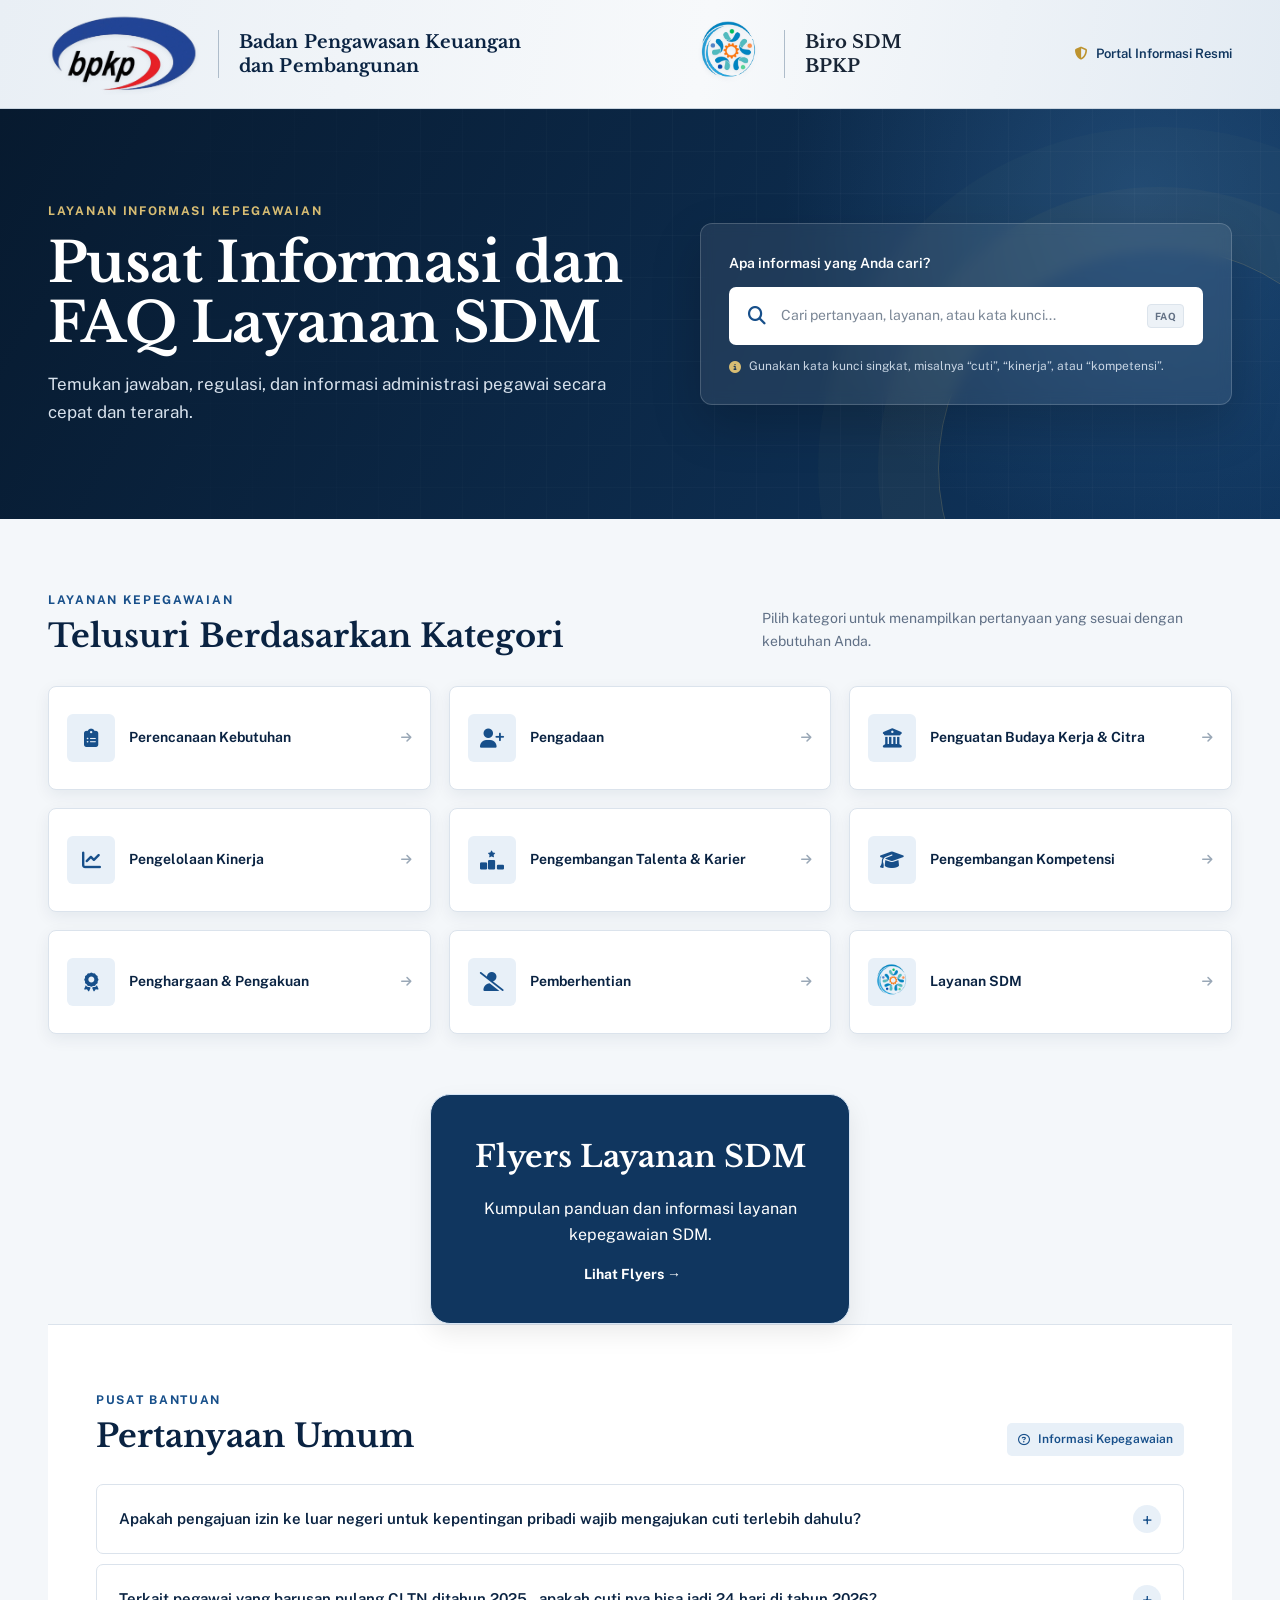
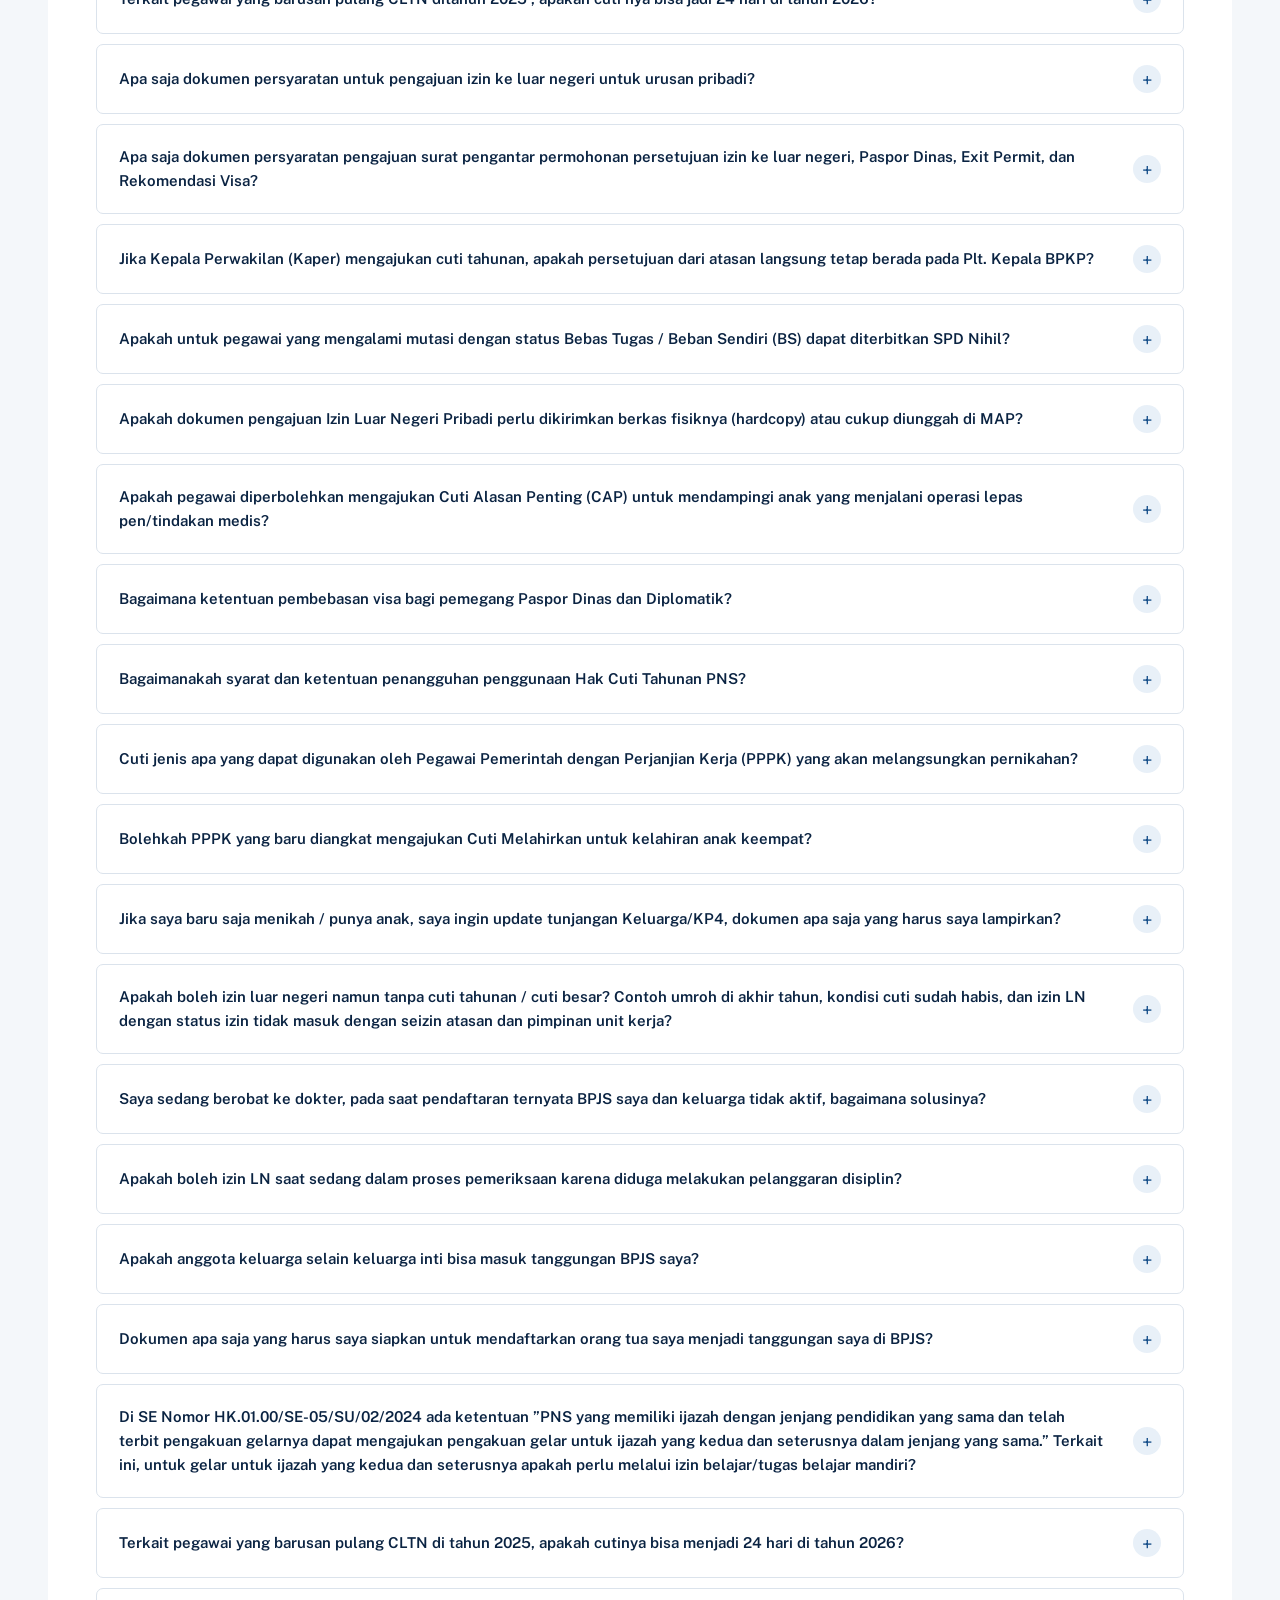
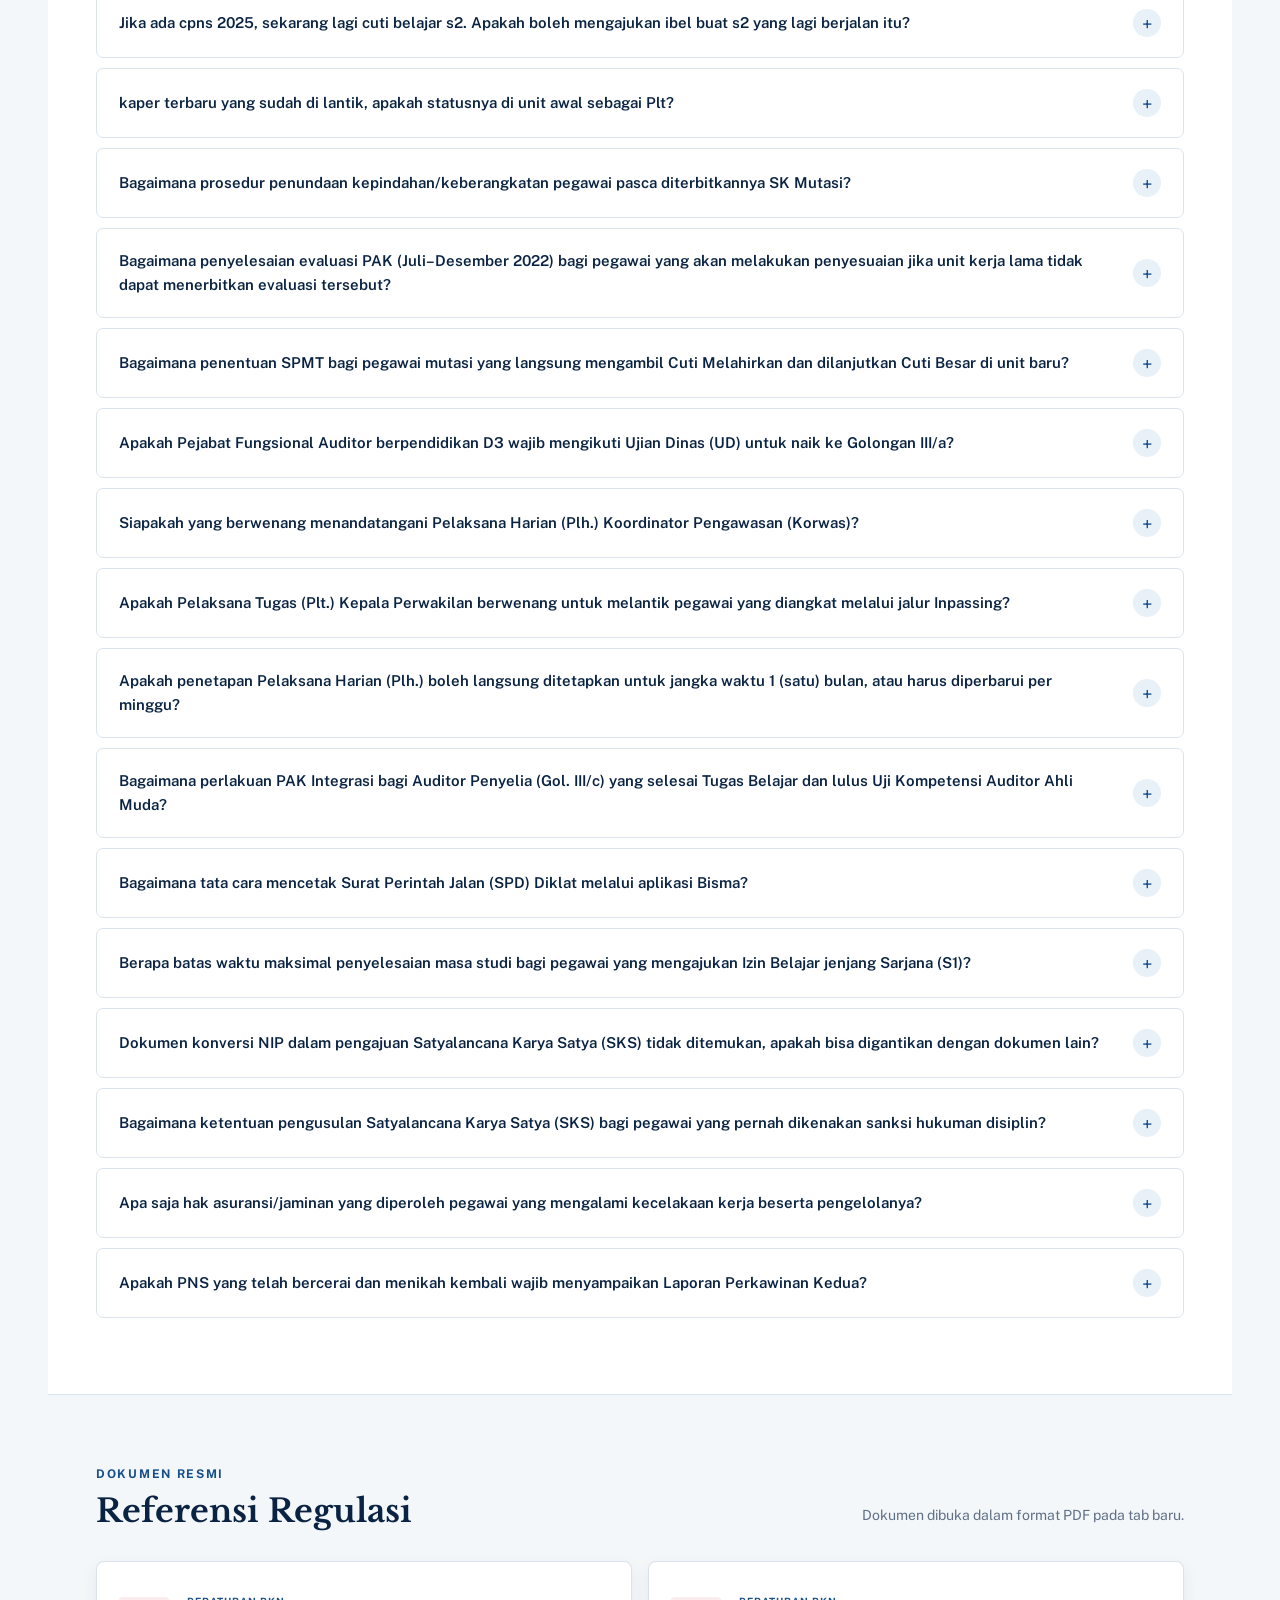
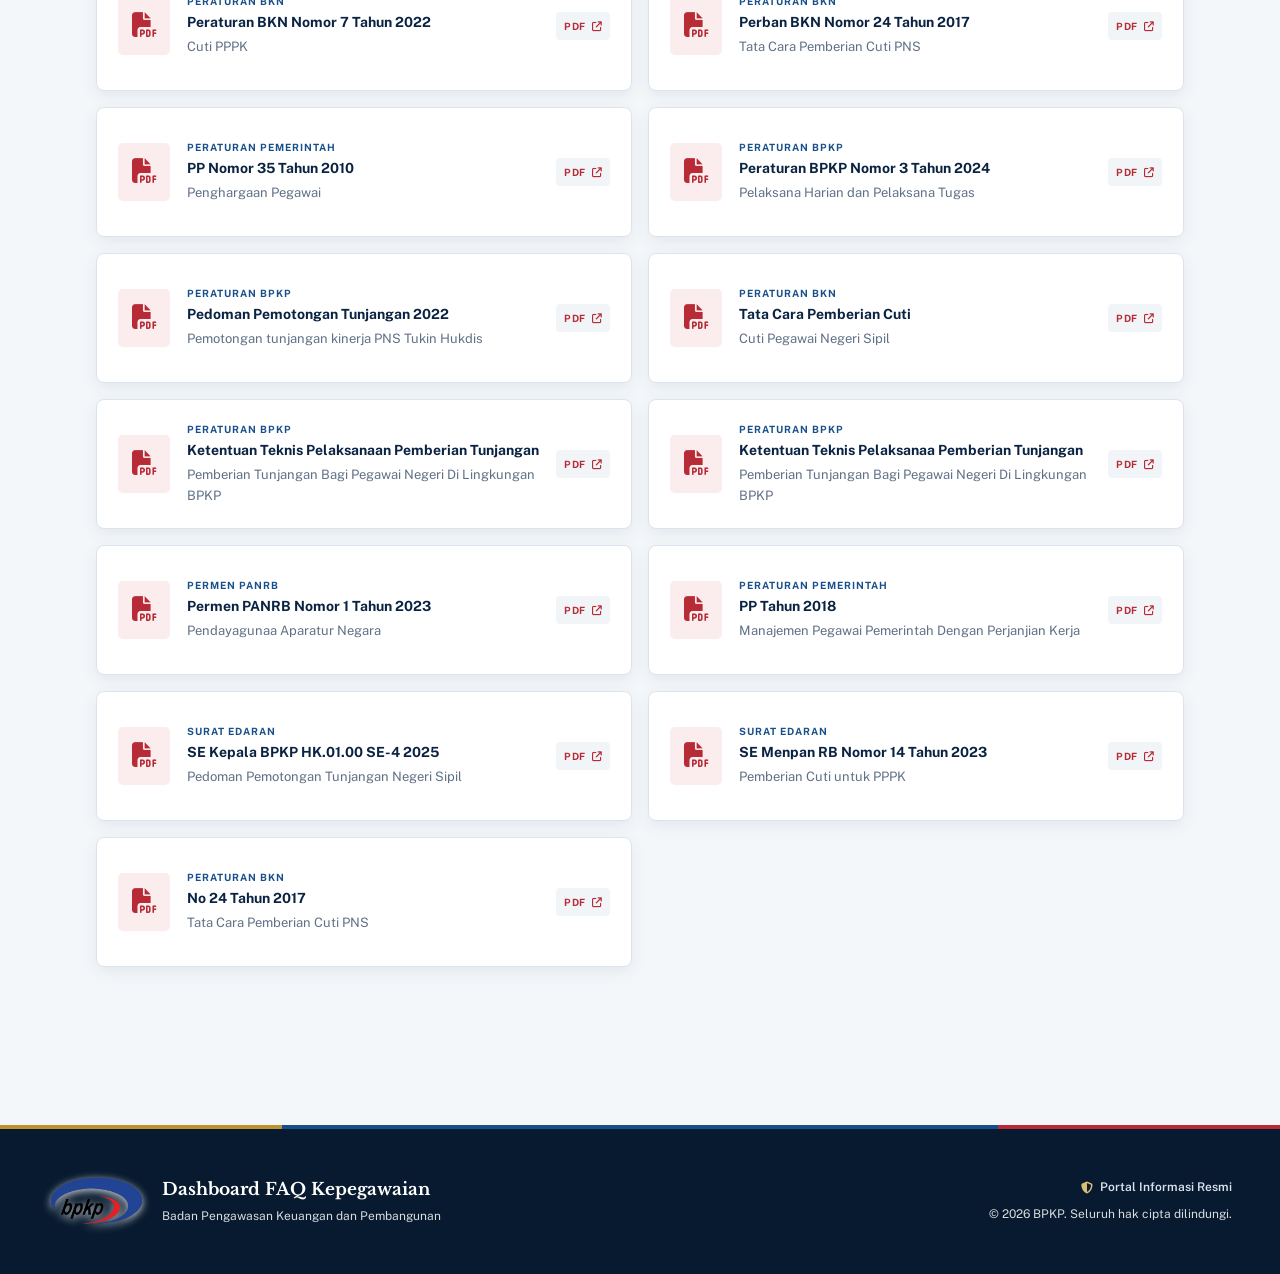
<file: index.html>
<!DOCTYPE html>
<html lang="id">
<head>
  <meta charset="UTF-8">
  <meta name="viewport" content="width=device-width, initial-scale=1.0">
  <meta name="description" content="Pusat informasi layanan, regulasi, dan administrasi kepegawaian BPKP.">
  <title>Dashboard FAQ Kepegawaian BPKP</title>
  <link rel="preconnect" href="https://fonts.googleapis.com">
  <link rel="preconnect" href="https://fonts.gstatic.com" crossorigin>
  <link href="https://fonts.googleapis.com/css2?family=Libre+Baskerville:wght@700&family=Public+Sans:wght@400;500;600;700&display=swap" rel="stylesheet">
  <link rel="stylesheet" href="https://cdnjs.cloudflare.com/ajax/libs/font-awesome/6.5.0/css/all.min.css">
  <link rel="stylesheet" href="css/style.css">
</head>

<body>
  <header class="site-header">
    <div class="institution-bar">
      <div class="institution-inner">
        <a class="brand" href="#" aria-label="Beranda Dashboard FAQ BPKP">
          <img src="assets/logo-bpkp.png" alt="Logo BPKP">
          <span class="brand-divider" aria-hidden="true"></span>
          <span class="brand-name">Badan Pengawasan Keuangan<br>dan Pembangunan</span>
        </a>
      <div class="sdm-brand">
          <img src="assets/logo-sdm.png" alt="Logo Biro SDM BPKP">
          <span class="sdm-divider" aria-hidden="true"></span>
          <span class="sdm-name">
    Biro SDM<br>
    BPKP
  </span>
</div>
        <span class="official-label"><i class="fa-solid fa-shield-halved"></i> Portal Informasi Resmi</span>
      </div>
    </div>

    <div class="hero">
      <div class="hero-inner">
        <div class="hero-copy">
          <span class="eyebrow">Layanan Informasi Kepegawaian</span>
          <h1>Pusat Informasi dan FAQ Layanan SDM</h1>
          <p>Temukan jawaban, regulasi, dan informasi administrasi pegawai secara cepat dan terarah.</p>
        </div>

        <div class="search-panel">
          <label for="searchInput">Apa informasi yang Anda cari?</label>
          <div class="search-box">
            <i class="fa-solid fa-magnifying-glass" aria-hidden="true"></i>
            <input type="search" id="searchInput" placeholder="Cari pertanyaan, layanan, atau kata kunci..." autocomplete="off">
            <span class="search-hint">FAQ</span>
          </div>
          <p class="search-note"><i class="fa-solid fa-circle-info"></i> Gunakan kata kunci singkat, misalnya “cuti”, “kinerja”, atau “kompetensi”.</p>
        </div>
      </div>
    </div>
  </header>

  <main>
    <section class="section categories-section" aria-labelledby="categoryTitle">
      <div class="section-heading">
        <div>
          <span class="section-kicker">Layanan Kepegawaian</span>
          <h2 id="categoryTitle">Telusuri Berdasarkan Kategori</h2>
        </div>
        <p>Pilih kategori untuk menampilkan pertanyaan yang sesuai dengan kebutuhan Anda.</p>
      </div>

      <div class="category-grid">
        <button class="category-card" type="button" onclick="showCategory('Perencanaan Kebutuhan')">
          <span class="category-icon"><i class="fa-solid fa-clipboard-list"></i></span>
          <span class="category-label">Perencanaan Kebutuhan</span>
          <i class="fa-solid fa-arrow-right card-arrow" aria-hidden="true"></i>
        </button>
        <button class="category-card" type="button" onclick="showCategory('Pengadaan')">
          <span class="category-icon"><i class="fa-solid fa-user-plus"></i></span>
          <span class="category-label">Pengadaan</span>
          <i class="fa-solid fa-arrow-right card-arrow" aria-hidden="true"></i>
        </button>
        <button class="category-card" type="button" onclick="showCategory('Penguatan Budaya Kerja & Citra')">
          <span class="category-icon"><i class="fa-solid fa-building-columns"></i></span>
          <span class="category-label">Penguatan Budaya Kerja &amp; Citra</span>
          <i class="fa-solid fa-arrow-right card-arrow" aria-hidden="true"></i>
        </button>
        <button class="category-card" type="button" onclick="showCategory('Pengelolaan Kinerja')">
          <span class="category-icon"><i class="fa-solid fa-chart-line"></i></span>
          <span class="category-label">Pengelolaan Kinerja</span>
          <i class="fa-solid fa-arrow-right card-arrow" aria-hidden="true"></i>
        </button>
        <button class="category-card" type="button" onclick="showCategory('Pengembangan Talenta & Karier')">
          <span class="category-icon"><i class="fa-solid fa-ranking-star"></i></span>
          <span class="category-label">Pengembangan Talenta &amp; Karier</span>
          <i class="fa-solid fa-arrow-right card-arrow" aria-hidden="true"></i>
        </button>
        <button class="category-card" type="button" onclick="showCategory('Pengembangan Kompetensi')">
          <span class="category-icon"><i class="fa-solid fa-graduation-cap"></i></span>
          <span class="category-label">Pengembangan Kompetensi</span>
          <i class="fa-solid fa-arrow-right card-arrow" aria-hidden="true"></i>
        </button>
        <button class="category-card" type="button" onclick="showCategory('Pemberian Penghargaan & Pengakuan')">
          <span class="category-icon"><i class="fa-solid fa-award"></i></span>
          <span class="category-label">Penghargaan &amp; Pengakuan</span>
          <i class="fa-solid fa-arrow-right card-arrow" aria-hidden="true"></i>
        </button>
        <button class="category-card" type="button" onclick="showCategory('Pemberhentian')">
          <span class="category-icon"><i class="fa-solid fa-user-slash"></i></span>
          <span class="category-label">Pemberhentian</span>
          <i class="fa-solid fa-arrow-right card-arrow" aria-hidden="true"></i>
        </button>
        <button class="category-card" type="button" onclick="showCategory('Layanan SDM')">
           <span class="category-icon sdm-icon">
           <img src="assets/logo-sdm.png" alt="Layanan SDM"></span>
  <span class="category-label">
    Layanan SDM
  </span>

  <i class="fa-solid fa-arrow-right card-arrow" aria-hidden="true"></i>
</button>
      </div>
  <section class="flyer-area" aria-labelledby="flyerTitle">

    <div class="flyer-wrapper">

        <div class="flyer-card-home" onclick="openFlyerPage()">

            <div class="flyer-header">

            <h1>
            Flyers Layanan SDM
            </h1>

            <p>
            Kumpulan panduan dan informasi layanan kepegawaian SDM.
            </p>

</div>

            <span class="flyer-link">
                Lihat Flyers →
            </span>

        </div>

    </div>

</section>

    <section class="faq-area" aria-labelledby="faqTitle">
      <div class="section faq-section">
        <div class="faq-heading">
          <div>
            <span class="section-kicker">Pusat Bantuan</span>
            <h2 id="faqTitle">Pertanyaan Umum</h2>
          </div>
          <span class="faq-status"><i class="fa-regular fa-circle-question"></i> Informasi Kepegawaian</span>
        </div>
        <div id="faqContainer" class="faq-list" aria-live="polite"></div>
      </div>
    </section>

    <section class="references" aria-labelledby="referenceTitle">
      <div class="section">
        <div class="section-heading reference-heading">
          <div>
            <span class="section-kicker">Dokumen Resmi</span>
            <h2 id="referenceTitle">Referensi Regulasi</h2>
          </div>
          <p>Dokumen dibuka dalam format PDF pada tab baru.</p>
        </div>

        <div class="regulation-grid">
          <a class="regulation-card" href="regulasi/Peraturan_BKN_7_2022.pdf" target="_blank" rel="noopener">
            <span class="pdf-icon"><i class="fa-solid fa-file-pdf"></i></span>
            <span class="regulation-content">
              <span class="document-type">Peraturan BKN</span>
              <strong>Peraturan BKN Nomor 7 Tahun 2022</strong>
              <span>Cuti PPPK</span>
            </span>
            <span class="pdf-badge">PDF <i class="fa-solid fa-arrow-up-right-from-square"></i></span>
          </a>
          <a class="regulation-card" href="regulasi/Perban_BKN_24_2017.pdf" target="_blank" rel="noopener">
            <span class="pdf-icon"><i class="fa-solid fa-file-pdf"></i></span>
            <span class="regulation-content">
              <span class="document-type">Peraturan BKN</span>
              <strong>Perban BKN Nomor 24 Tahun 2017</strong>
              <span>Tata Cara Pemberian Cuti PNS</span>
            </span>
            <span class="pdf-badge">PDF <i class="fa-solid fa-arrow-up-right-from-square"></i></span>
          </a>
          <a class="regulation-card" href="regulasi/PP_35_2010.pdf" target="_blank" rel="noopener">
            <span class="pdf-icon"><i class="fa-solid fa-file-pdf"></i></span>
            <span class="regulation-content">
              <span class="document-type">Peraturan Pemerintah</span>
              <strong>PP Nomor 35 Tahun 2010</strong>
              <span>Penghargaan Pegawai</span>
            </span>
            <span class="pdf-badge">PDF <i class="fa-solid fa-arrow-up-right-from-square"></i></span>
          </a>
          <a class="regulation-card" href="regulasi/Peraturan_bpkp_no_3_tahun_2024.pdf" target="_blank" rel="noopener">
            <span class="pdf-icon"><i class="fa-solid fa-file-pdf"></i></span>
            <span class="regulation-content">
              <span class="document-type">Peraturan BPKP</span>
              <strong>Peraturan BPKP Nomor 3 Tahun 2024</strong>
              <span>Pelaksana Harian dan Pelaksana Tugas</span>
            </span>
            <span class="pdf-badge">PDF <i class="fa-solid fa-arrow-up-right-from-square"></i></span>
          </a>
          <a class="regulation-card" href="regulasi/Pedoman_Pemotongan_Tunjangan_Kinerja_PNS_yang_dijatuhi_Hukdis_2022.pdf" target="_blank" rel="noopener">
            <span class="pdf-icon"><i class="fa-solid fa-file-pdf"></i></span>
            <span class="regulation-content">
              <span class="document-type">Peraturan BPKP</span>
              <strong>Pedoman Pemotongan Tunjangan 2022</strong>
              <span>Pemotongan tunjangan kinerja PNS Tukin Hukdis</span>
            </span>
            <span class="pdf-badge">PDF <i class="fa-solid fa-arrow-up-right-from-square"></i></span>
          </a>
          <a class="regulation-card" href="regulasi/Peraturan_BKN_NO._7_Tahun_2021.pdf" target="_blank" rel="noopener">
            <span class="pdf-icon"><i class="fa-solid fa-file-pdf"></i></span>
            <span class="regulation-content">
              <span class="document-type">Peraturan BKN</span>
              <strong> Tata Cara Pemberian Cuti</strong>
              <span> Cuti Pegawai Negeri Sipil </span>
            </span>
            <span class="pdf-badge">PDF <i class="fa-solid fa-arrow-up-right-from-square"></i></span>
          </a>
           <a class="regulation-card" href="regulasi/Perka 21 Tahun 2013.pdf" target="_blank" rel="noopener">
            <span class="pdf-icon"><i class="fa-solid fa-file-pdf"></i></span>
            <span class="regulation-content">
              <span class="document-type">Peraturan BPKP</span>
              <strong> Ketentuan Teknis Pelaksanaan Pemberian Tunjangan</strong>
              <span> Pemberian Tunjangan Bagi Pegawai Negeri Di Lingkungan BPKP</span>
            </span>
            <span class="pdf-badge">PDF <i class="fa-solid fa-arrow-up-right-from-square"></i></span>
          </a>  
          <a class="regulation-card" href="regulasi/Perka 1217 Tahun 2010.pdf" target="_blank" rel="noopener">
            <span class="pdf-icon"><i class="fa-solid fa-file-pdf"></i></span>
            <span class="regulation-content">
              <span class="document-type">Peraturan BPKP</span>
              <strong> Ketentuan Teknis Pelaksanaa Pemberian Tunjangan</strong>
              <span> Pemberian Tunjangan Bagi Pegawai Negeri Di Lingkungan BPKP</span>
            </span>
            <span class="pdf-badge">PDF <i class="fa-solid fa-arrow-up-right-from-square"></i></span>
          </a>
           <a class="regulation-card" href="regulasi/Permen PANRB Nomor 1 Tahun 2023.pdf" target="_blank" rel="noopener">
            <span class="pdf-icon"><i class="fa-solid fa-file-pdf"></i></span>
            <span class="regulation-content">
              <span class="document-type">Permen PANRB</span>
              <strong> Permen PANRB Nomor 1 Tahun 2023</strong>
              <span> Pendayagunaa Aparatur Negara</span>
            </span>
            <span class="pdf-badge">PDF <i class="fa-solid fa-arrow-up-right-from-square"></i></span>
          </a>
           <a class="regulation-card" href="regulasi/PP 49 Tahun 2018 - Manajemen PPPK.pdf" target="_blank" rel="noopener">
            <span class="pdf-icon"><i class="fa-solid fa-file-pdf"></i></span>
            <span class="regulation-content">
              <span class="document-type">Peraturan Pemerintah</span>
              <strong> PP Tahun 2018</strong>
              <span> Manajemen Pegawai Pemerintah Dengan Perjanjian Kerja</span>
            </span>
            <span class="pdf-badge">PDF <i class="fa-solid fa-arrow-up-right-from-square"></i></span>
          </a>
           <a class="regulation-card" href="regulasi/SE Kepala BPKP HK.01.00 SE-4 2025 - Mekanisme Izin LN BPKP.pdf" target="_blank" rel="noopener">
            <span class="pdf-icon"><i class="fa-solid fa-file-pdf"></i></span>
            <span class="regulation-content">
              <span class="document-type">Surat Edaran</span>
              <strong> SE Kepala BPKP HK.01.00 SE-4 2025</strong>
              <span> Pedoman Pemotongan Tunjangan Negeri Sipil</span>
            </span>
            <span class="pdf-badge">PDF <i class="fa-solid fa-arrow-up-right-from-square"></i></span>
          </a>
           <a class="regulation-card" href="regulasi/SE Menpan RB Nomor 14 Tahun 2023 Pemberian Cuti untuk PPPK.pdf" target="_blank" rel="noopener">
            <span class="pdf-icon"><i class="fa-solid fa-file-pdf"></i></span>
            <span class="regulation-content">
              <span class="document-type">Surat Edaran</span>
              <strong> SE Menpan RB Nomor 14 Tahun 2023</strong>
              <span> Pemberian Cuti untuk PPPK</span>
            </span>
            <span class="pdf-badge">PDF <i class="fa-solid fa-arrow-up-right-from-square"></i></span>
          </a>
          <a class="regulation-card" href="regulasi/Perka_BKN_No_24_Tahun_2017-_tata_cara_pemberian_CUTI_PNS.pdf" target="_blank" rel="noopener">
            <span class="pdf-icon"><i class="fa-solid fa-file-pdf"></i></span>
            <span class="regulation-content">
              <span class="document-type">Peraturan BKN</span>
              <strong> No 24 Tahun 2017</strong>
              <span> Tata Cara Pemberian Cuti PNS</span>
            </span>
            <span class="pdf-badge">PDF <i class="fa-solid fa-arrow-up-right-from-square"></i></span>
          </a>
        </div>
      </div>
    </section>
  </main>

  <footer class="site-footer">
    <div class="footer-accent"></div>
    <div class="section footer-main">
      <div class="footer-brand">
        <img src="assets/logo-bpkp.png" alt="Logo BPKP">
        <div>
          <strong>Dashboard FAQ Kepegawaian</strong>
          <span>Badan Pengawasan Keuangan dan Pembangunan</span>
        </div>
      </div>
      <div class="footer-meta">
        <span><i class="fa-solid fa-shield-halved"></i> Portal Informasi Resmi</span>
        <p>&copy; 2026 BPKP. Seluruh hak cipta dilindungi.</p>
      </div>
    </div>
  </footer>

<script src="js/faq-data.js"></script>
<script src="js/flyer-data.js"></script>
<script src="js/script.js"></script>
</body>
</html>
</file>
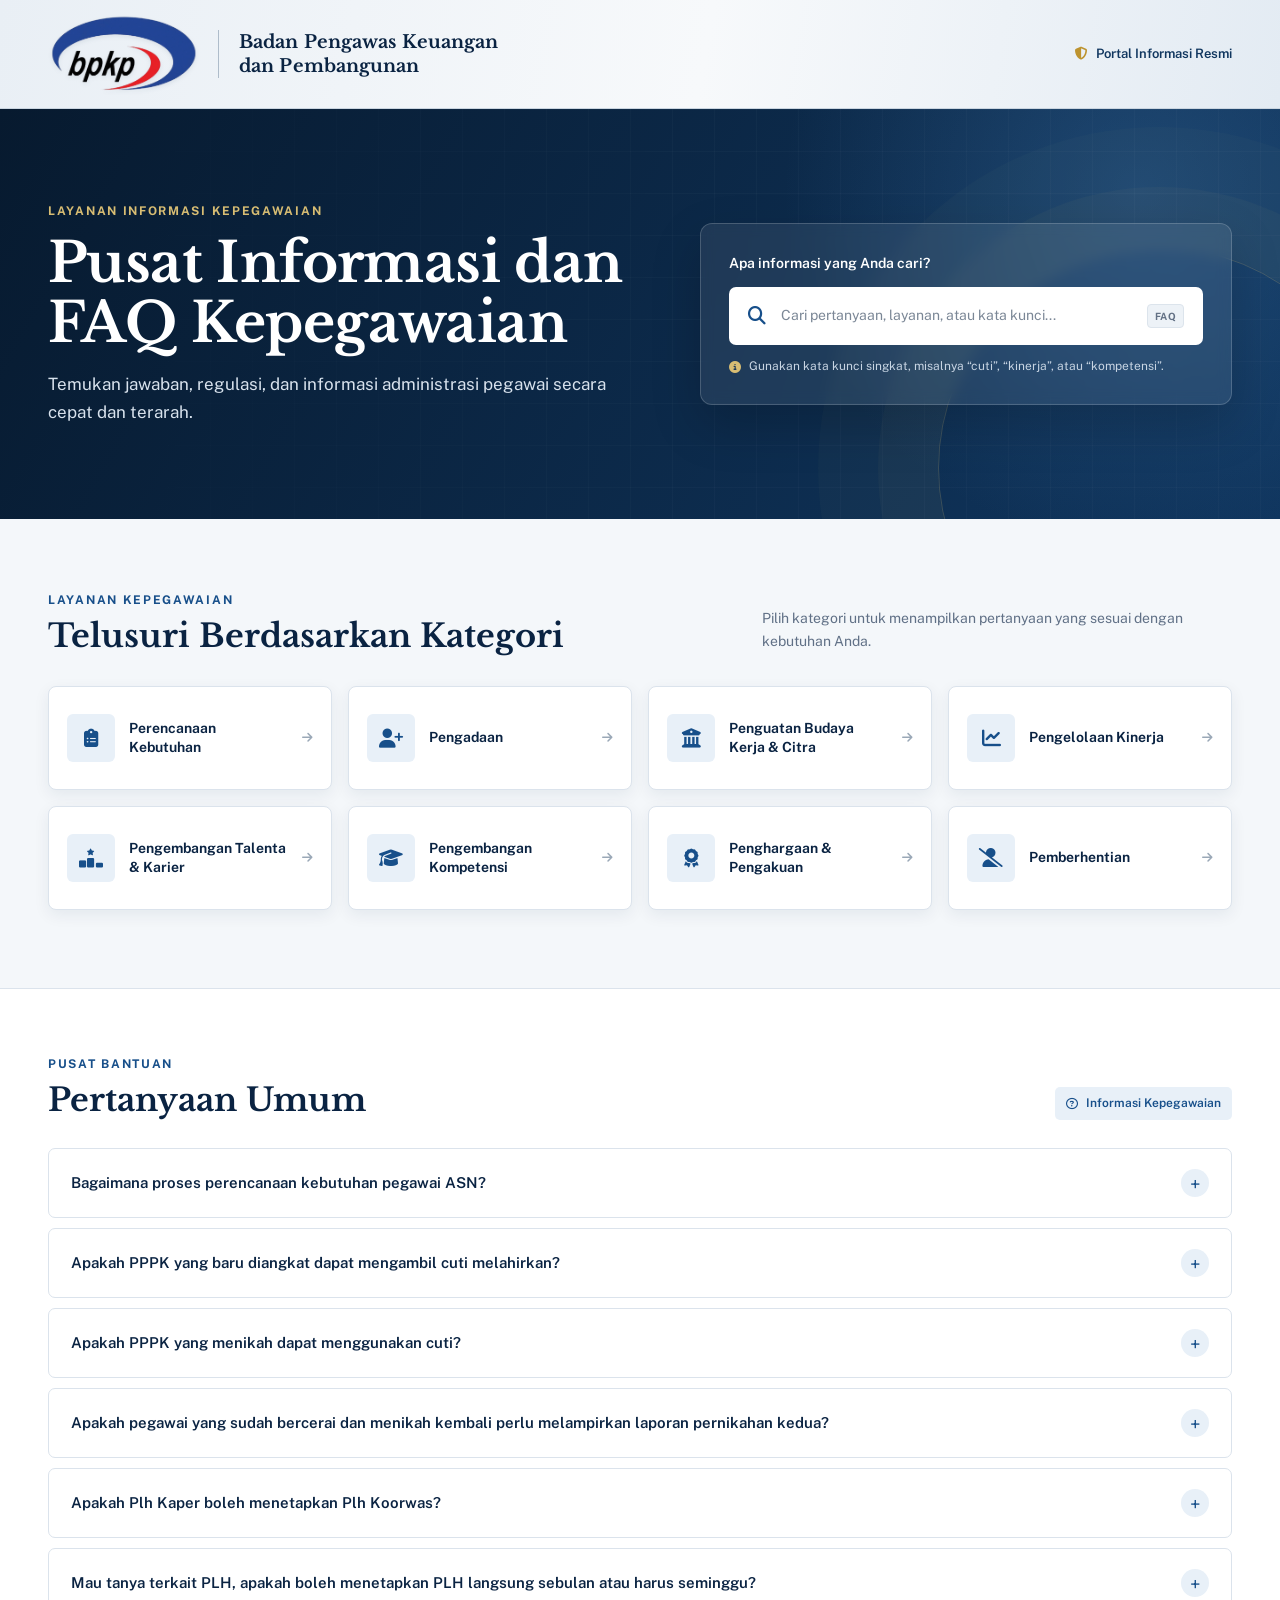
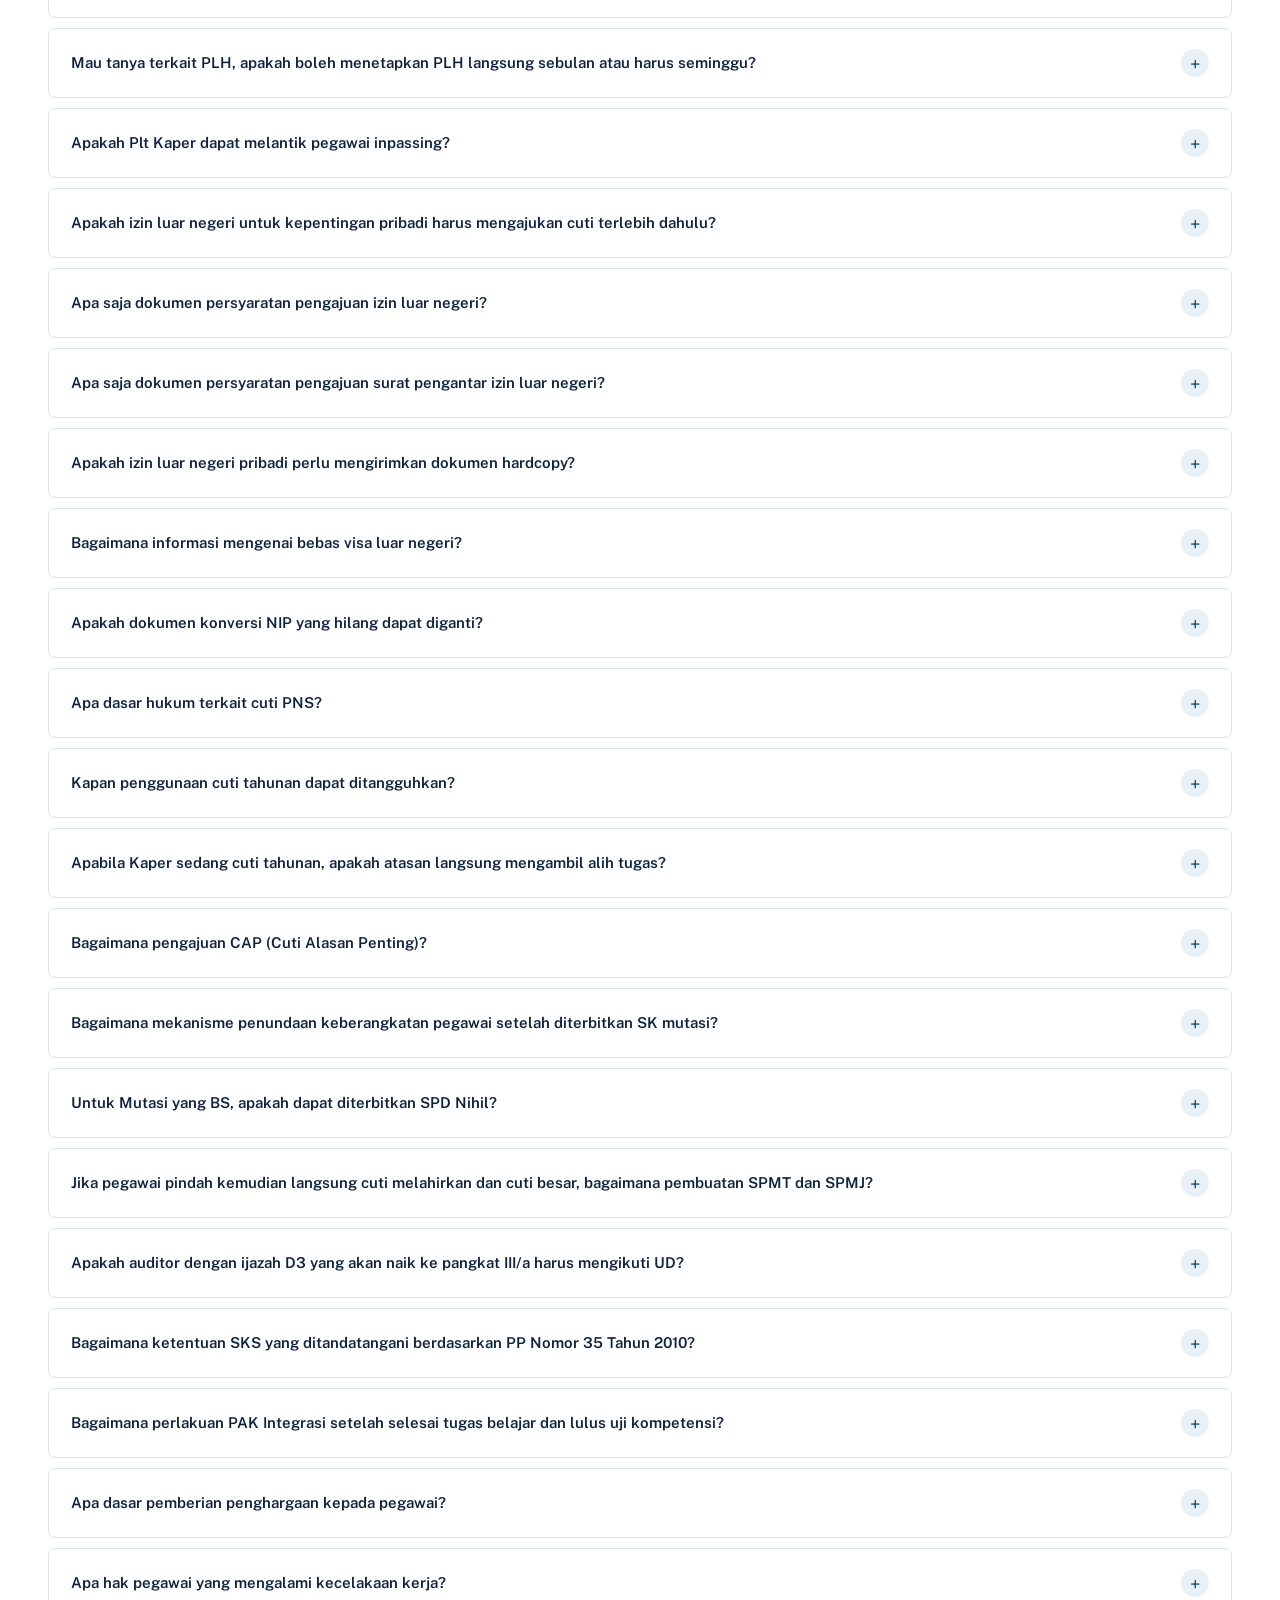
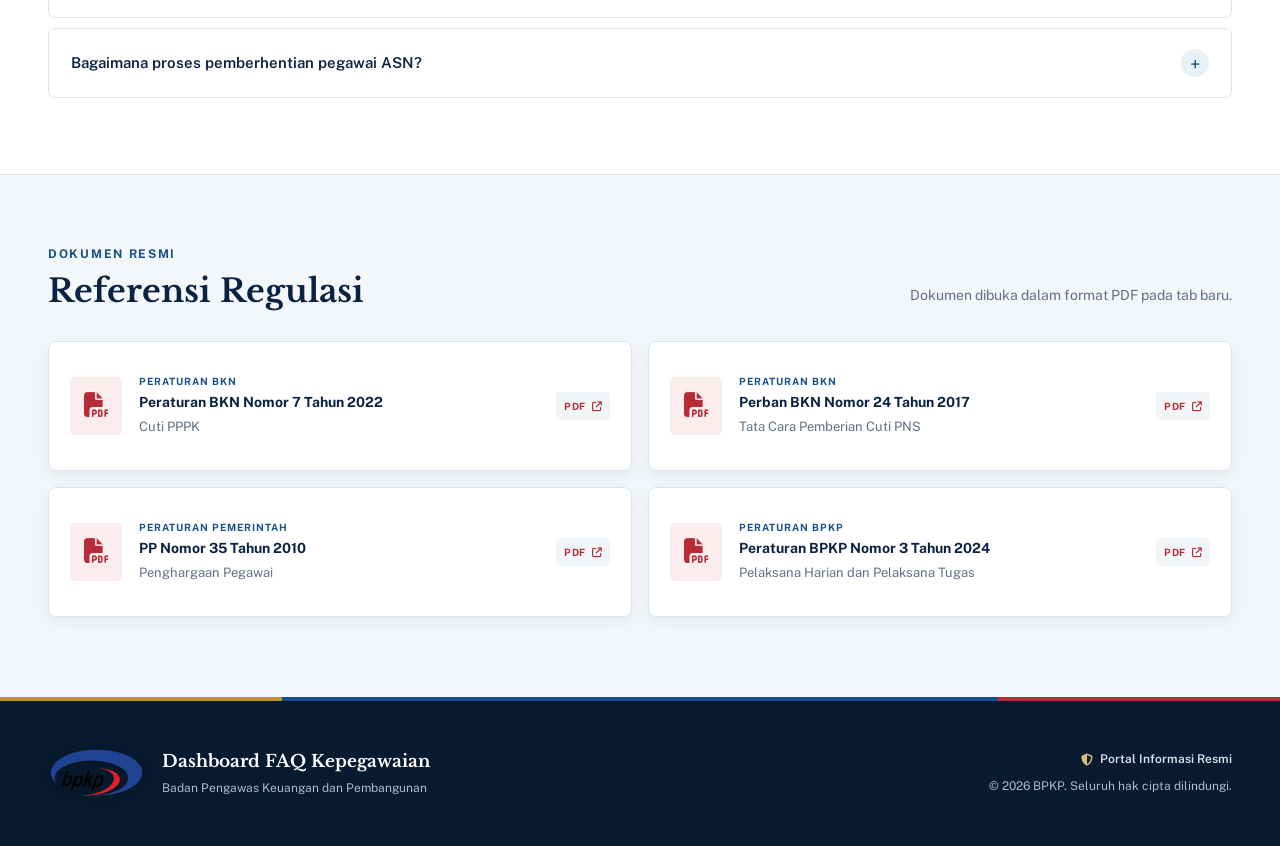
<file: web/dasboard faq/index.html>
<!DOCTYPE html>
<html lang="id">
<head>
  <meta charset="UTF-8">
  <meta name="viewport" content="width=device-width, initial-scale=1.0">
  <meta name="description" content="Pusat informasi layanan, regulasi, dan administrasi kepegawaian BPKP.">
  <title>Dashboard FAQ Kepegawaian BPKP</title>
  <link rel="preconnect" href="https://fonts.googleapis.com">
  <link rel="preconnect" href="https://fonts.gstatic.com" crossorigin>
  <link href="https://fonts.googleapis.com/css2?family=Libre+Baskerville:wght@700&family=Public+Sans:wght@400;500;600;700&display=swap" rel="stylesheet">
  <link rel="stylesheet" href="https://cdnjs.cloudflare.com/ajax/libs/font-awesome/6.5.0/css/all.min.css">
  <link rel="stylesheet" href="css/style.css">
</head>

<body>
  <header class="site-header">
    <div class="institution-bar">
      <div class="institution-inner">
        <a class="brand" href="#" aria-label="Beranda Dashboard FAQ BPKP">
          <img src="assets/logo-bpkp.png" alt="Logo BPKP">
          <span class="brand-divider" aria-hidden="true"></span>
          <span class="brand-name">Badan Pengawas Keuangan<br>dan Pembangunan</span>
        </a>
        <span class="official-label"><i class="fa-solid fa-shield-halved"></i> Portal Informasi Resmi</span>
      </div>
    </div>

    <div class="hero">
      <div class="hero-inner">
        <div class="hero-copy">
          <span class="eyebrow">Layanan Informasi Kepegawaian</span>
          <h1>Pusat Informasi dan FAQ Kepegawaian</h1>
          <p>Temukan jawaban, regulasi, dan informasi administrasi pegawai secara cepat dan terarah.</p>
        </div>

        <div class="search-panel">
          <label for="searchInput">Apa informasi yang Anda cari?</label>
          <div class="search-box">
            <i class="fa-solid fa-magnifying-glass" aria-hidden="true"></i>
            <input type="search" id="searchInput" placeholder="Cari pertanyaan, layanan, atau kata kunci..." autocomplete="off">
            <span class="search-hint">FAQ</span>
          </div>
          <p class="search-note"><i class="fa-solid fa-circle-info"></i> Gunakan kata kunci singkat, misalnya “cuti”, “kinerja”, atau “kompetensi”.</p>
        </div>
      </div>
    </div>
  </header>

  <main>
    <section class="section categories-section" aria-labelledby="categoryTitle">
      <div class="section-heading">
        <div>
          <span class="section-kicker">Layanan Kepegawaian</span>
          <h2 id="categoryTitle">Telusuri Berdasarkan Kategori</h2>
        </div>
        <p>Pilih kategori untuk menampilkan pertanyaan yang sesuai dengan kebutuhan Anda.</p>
      </div>

      <div class="category-grid">
        <button class="category-card" type="button" onclick="showCategory('Perencanaan Kebutuhan')">
          <span class="category-icon"><i class="fa-solid fa-clipboard-list"></i></span>
          <span class="category-label">Perencanaan Kebutuhan</span>
          <i class="fa-solid fa-arrow-right card-arrow" aria-hidden="true"></i>
        </button>
        <button class="category-card" type="button" onclick="showCategory('Pengadaan')">
          <span class="category-icon"><i class="fa-solid fa-user-plus"></i></span>
          <span class="category-label">Pengadaan</span>
          <i class="fa-solid fa-arrow-right card-arrow" aria-hidden="true"></i>
        </button>
        <button class="category-card" type="button" onclick="showCategory('Penguatan Budaya Kerja & Citra')">
          <span class="category-icon"><i class="fa-solid fa-building-columns"></i></span>
          <span class="category-label">Penguatan Budaya Kerja &amp; Citra</span>
          <i class="fa-solid fa-arrow-right card-arrow" aria-hidden="true"></i>
        </button>
        <button class="category-card" type="button" onclick="showCategory('Pengelolaan Kinerja')">
          <span class="category-icon"><i class="fa-solid fa-chart-line"></i></span>
          <span class="category-label">Pengelolaan Kinerja</span>
          <i class="fa-solid fa-arrow-right card-arrow" aria-hidden="true"></i>
        </button>
        <button class="category-card" type="button" onclick="showCategory('Pengembangan Talenta & Karier')">
          <span class="category-icon"><i class="fa-solid fa-ranking-star"></i></span>
          <span class="category-label">Pengembangan Talenta &amp; Karier</span>
          <i class="fa-solid fa-arrow-right card-arrow" aria-hidden="true"></i>
        </button>
        <button class="category-card" type="button" onclick="showCategory('Pengembangan Kompetensi')">
          <span class="category-icon"><i class="fa-solid fa-graduation-cap"></i></span>
          <span class="category-label">Pengembangan Kompetensi</span>
          <i class="fa-solid fa-arrow-right card-arrow" aria-hidden="true"></i>
        </button>
        <button class="category-card" type="button" onclick="showCategory('Pemberian Penghargaan & Pengakuan')">
          <span class="category-icon"><i class="fa-solid fa-award"></i></span>
          <span class="category-label">Penghargaan &amp; Pengakuan</span>
          <i class="fa-solid fa-arrow-right card-arrow" aria-hidden="true"></i>
        </button>
        <button class="category-card" type="button" onclick="showCategory('Pemberhentian')">
          <span class="category-icon"><i class="fa-solid fa-user-slash"></i></span>
          <span class="category-label">Pemberhentian</span>
          <i class="fa-solid fa-arrow-right card-arrow" aria-hidden="true"></i>
        </button>
      </div>
    </section>

    <section class="faq-area" aria-labelledby="faqTitle">
      <div class="section faq-section">
        <div class="faq-heading">
          <div>
            <span class="section-kicker">Pusat Bantuan</span>
            <h2 id="faqTitle">Pertanyaan Umum</h2>
          </div>
          <span class="faq-status"><i class="fa-regular fa-circle-question"></i> Informasi Kepegawaian</span>
        </div>
        <div id="faqContainer" class="faq-list" aria-live="polite"></div>
      </div>
    </section>

    <section class="references" aria-labelledby="referenceTitle">
      <div class="section">
        <div class="section-heading reference-heading">
          <div>
            <span class="section-kicker">Dokumen Resmi</span>
            <h2 id="referenceTitle">Referensi Regulasi</h2>
          </div>
          <p>Dokumen dibuka dalam format PDF pada tab baru.</p>
        </div>

        <div class="regulation-grid">
          <a class="regulation-card" href="regulasi/Peraturan_BKN_7_2022.pdf" target="_blank" rel="noopener">
            <span class="pdf-icon"><i class="fa-solid fa-file-pdf"></i></span>
            <span class="regulation-content">
              <span class="document-type">Peraturan BKN</span>
              <strong>Peraturan BKN Nomor 7 Tahun 2022</strong>
              <span>Cuti PPPK</span>
            </span>
            <span class="pdf-badge">PDF <i class="fa-solid fa-arrow-up-right-from-square"></i></span>
          </a>
          <a class="regulation-card" href="regulasi/Perban_BKN_24_2017.pdf" target="_blank" rel="noopener">
            <span class="pdf-icon"><i class="fa-solid fa-file-pdf"></i></span>
            <span class="regulation-content">
              <span class="document-type">Peraturan BKN</span>
              <strong>Perban BKN Nomor 24 Tahun 2017</strong>
              <span>Tata Cara Pemberian Cuti PNS</span>
            </span>
            <span class="pdf-badge">PDF <i class="fa-solid fa-arrow-up-right-from-square"></i></span>
          </a>
          <a class="regulation-card" href="regulasi/PP_35_2010.pdf" target="_blank" rel="noopener">
            <span class="pdf-icon"><i class="fa-solid fa-file-pdf"></i></span>
            <span class="regulation-content">
              <span class="document-type">Peraturan Pemerintah</span>
              <strong>PP Nomor 35 Tahun 2010</strong>
              <span>Penghargaan Pegawai</span>
            </span>
            <span class="pdf-badge">PDF <i class="fa-solid fa-arrow-up-right-from-square"></i></span>
          </a>
          <a class="regulation-card" href="regulasi/peraturan-bpkp-no-3-tahun-2024.pdf" target="_blank" rel="noopener">
            <span class="pdf-icon"><i class="fa-solid fa-file-pdf"></i></span>
            <span class="regulation-content">
              <span class="document-type">Peraturan BPKP</span>
              <strong>Peraturan BPKP Nomor 3 Tahun 2024</strong>
              <span>Pelaksana Harian dan Pelaksana Tugas</span>
            </span>
            <span class="pdf-badge">PDF <i class="fa-solid fa-arrow-up-right-from-square"></i></span>
          </a>
        </div>
      </div>
    </section>
  </main>

  <footer class="site-footer">
    <div class="footer-accent"></div>
    <div class="section footer-main">
      <div class="footer-brand">
        <img src="assets/logo-bpkp.png" alt="Logo BPKP">
        <div>
          <strong>Dashboard FAQ Kepegawaian</strong>
          <span>Badan Pengawas Keuangan dan Pembangunan</span>
        </div>
      </div>
      <div class="footer-meta">
        <span><i class="fa-solid fa-shield-halved"></i> Portal Informasi Resmi</span>
        <p>&copy; 2026 BPKP. Seluruh hak cipta dilindungi.</p>
      </div>
    </div>
  </footer>

  <script src="js/faq-data.js"></script>
  <script src="js/script.js"></script>
</body>
</html>
</file>
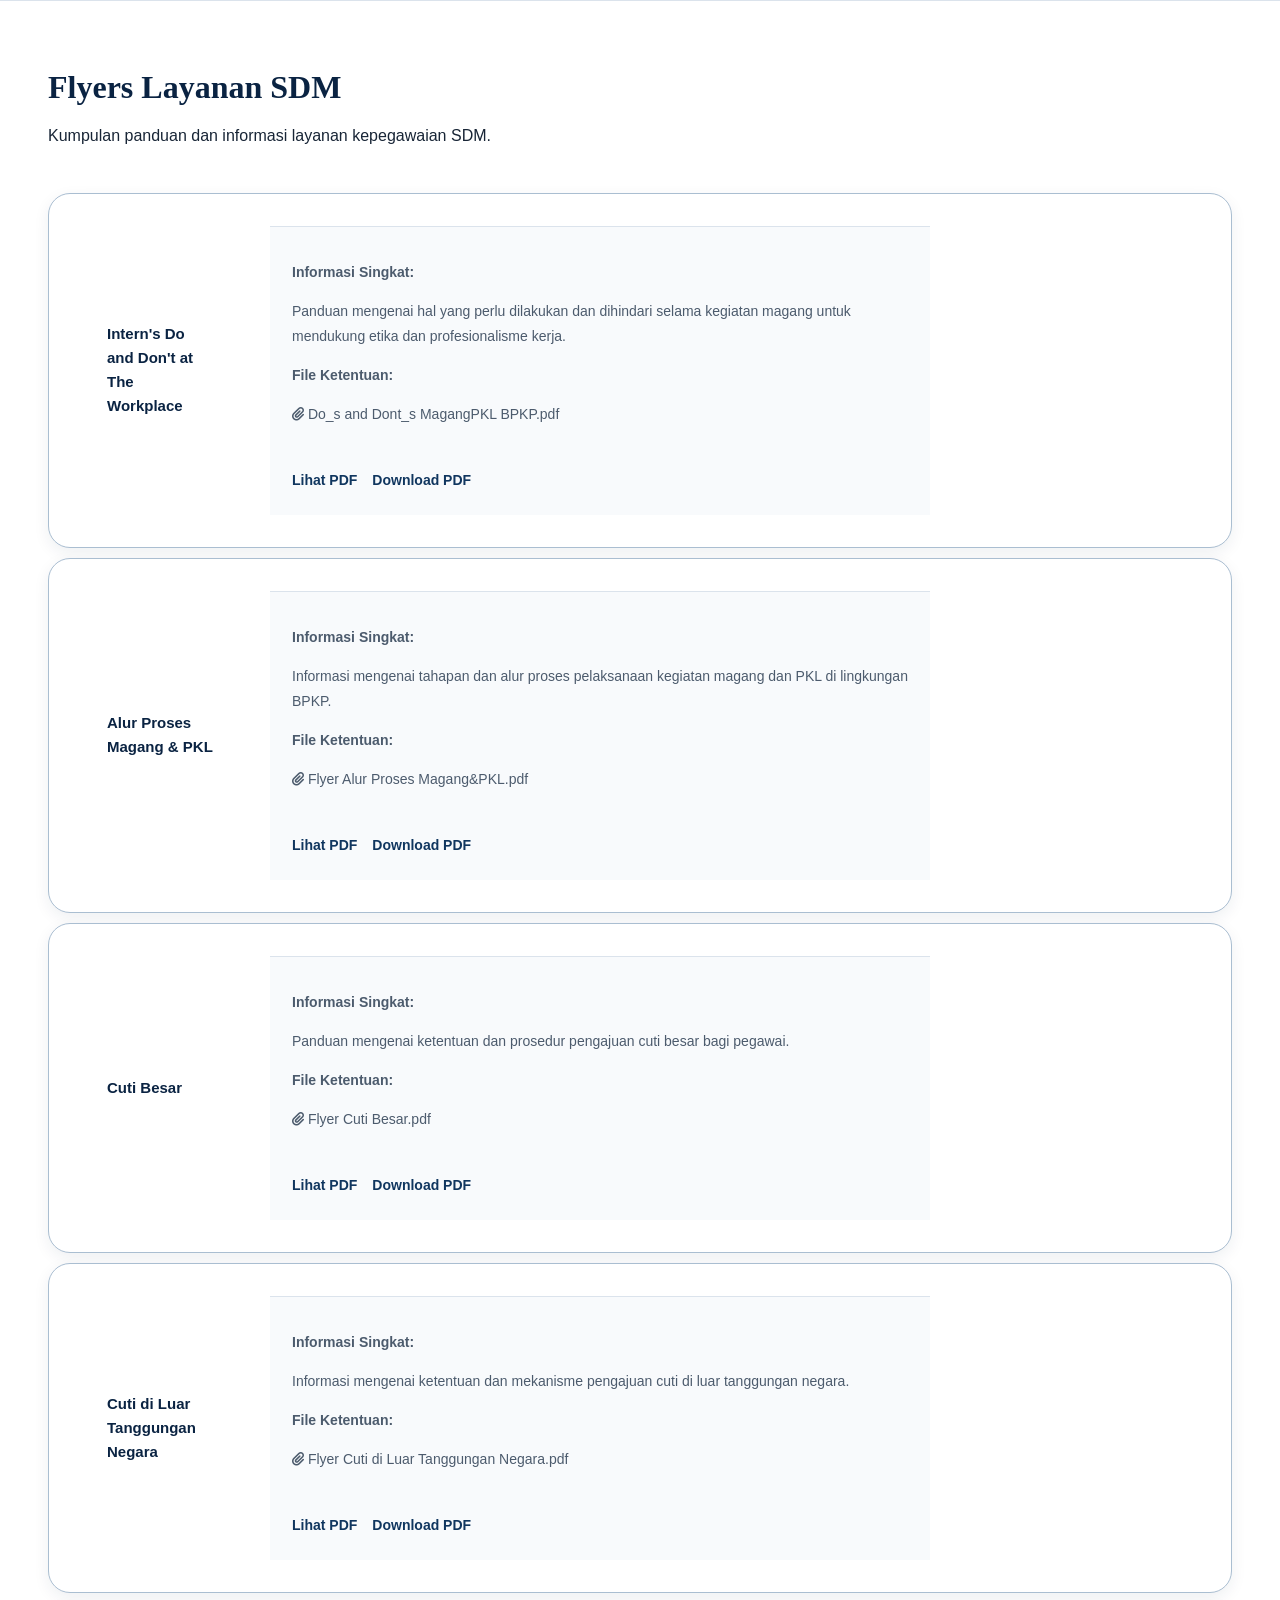
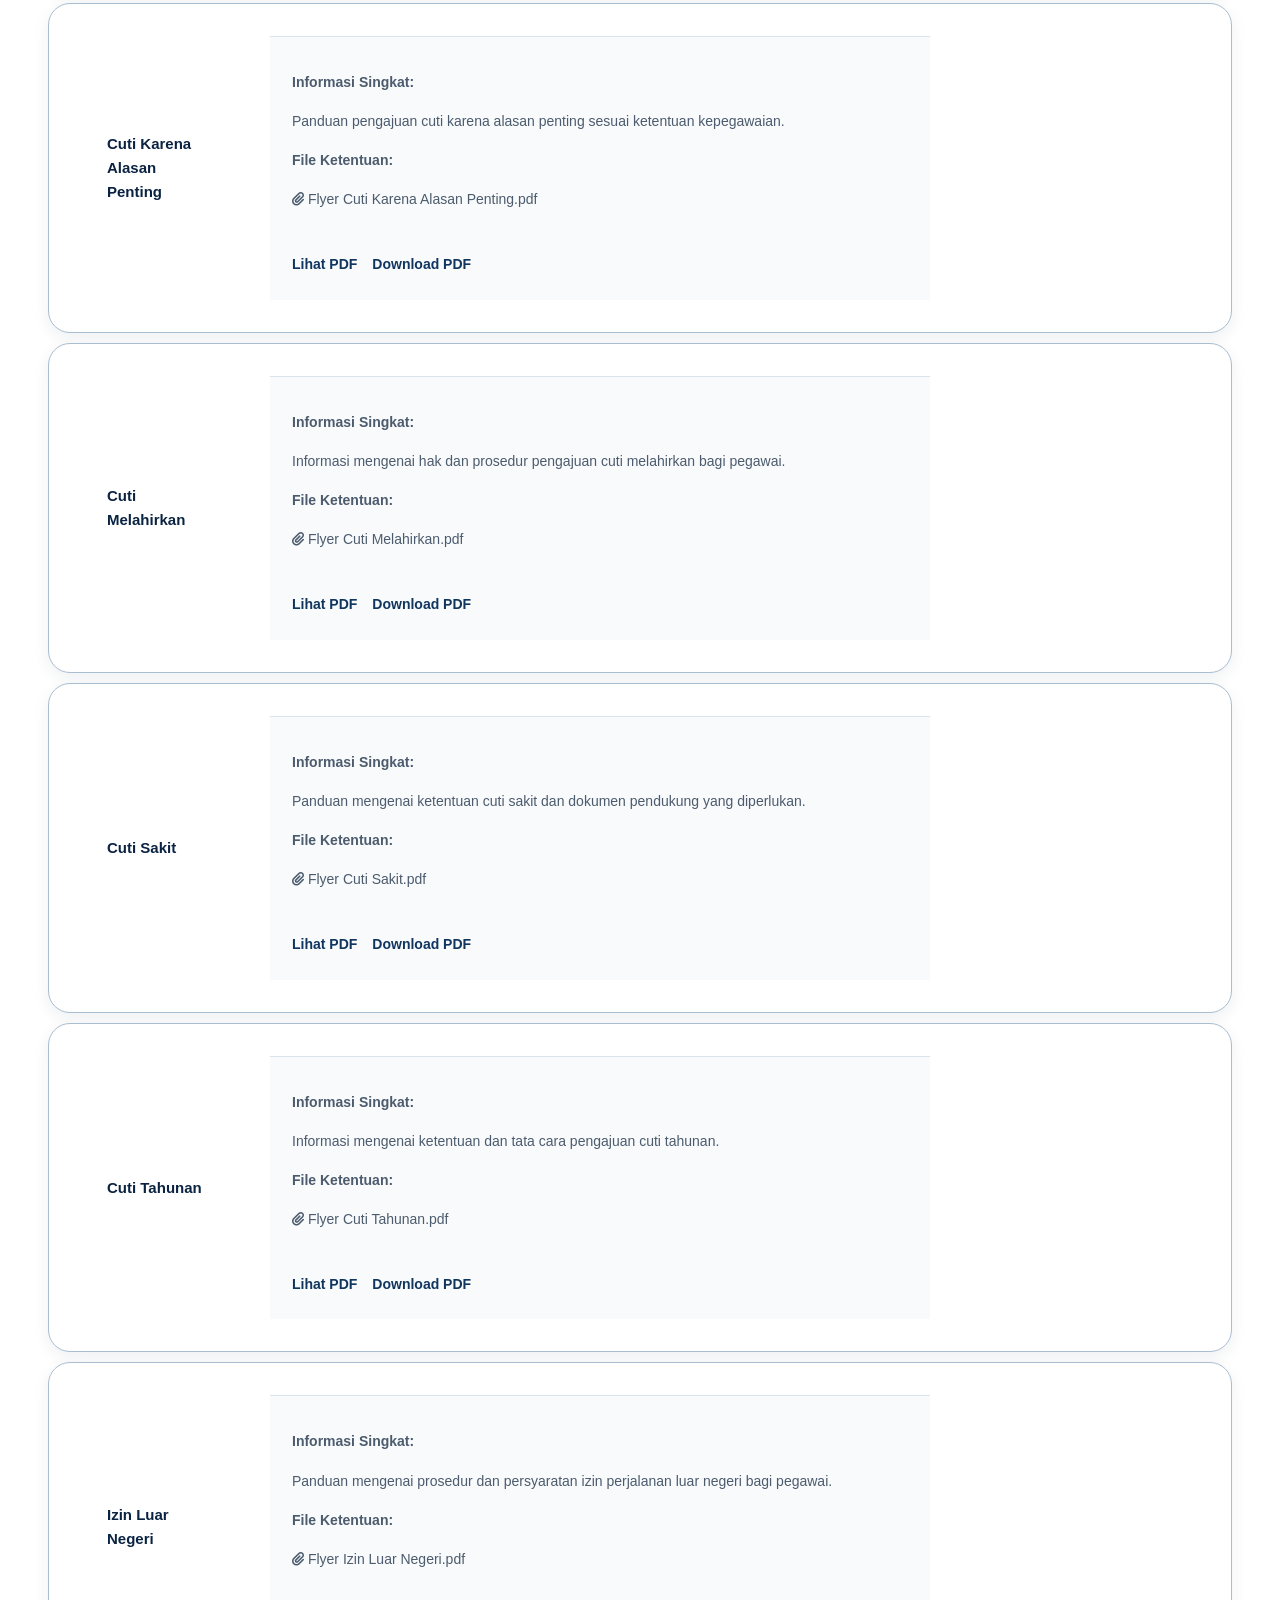
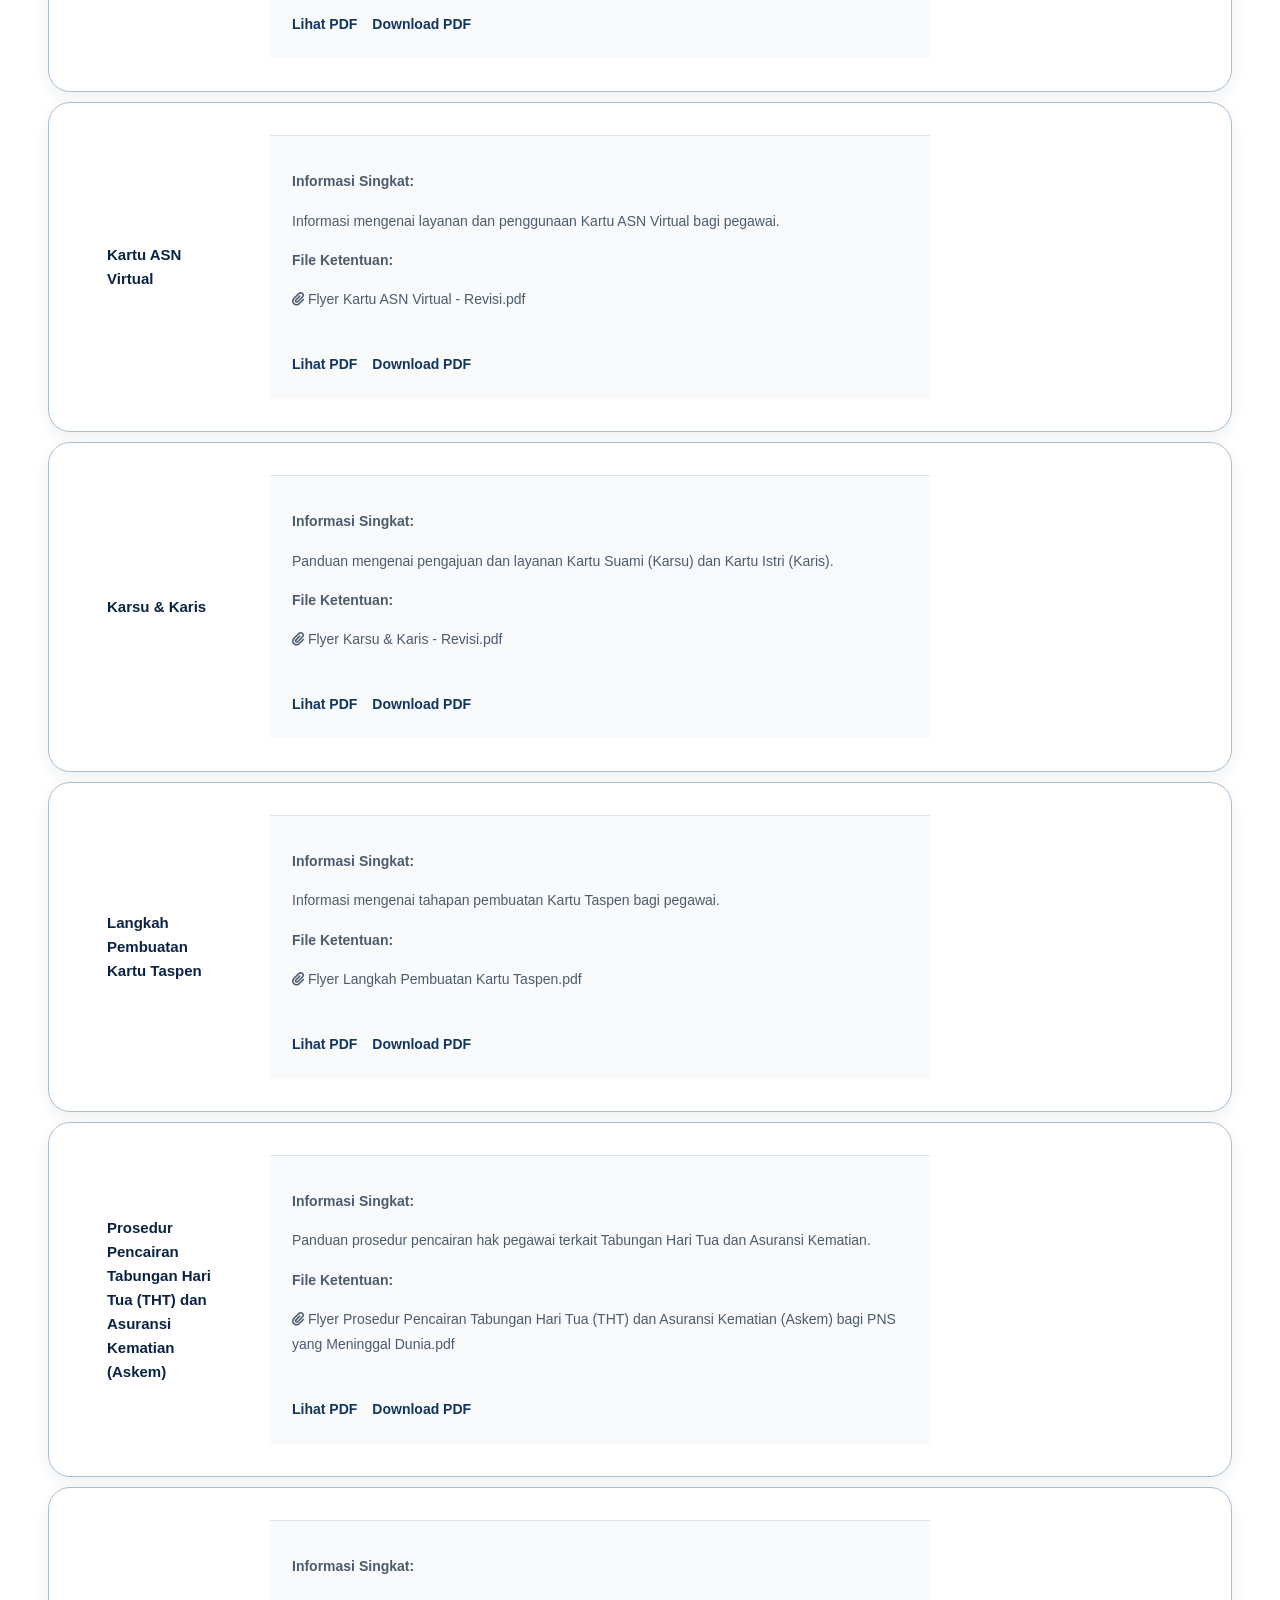
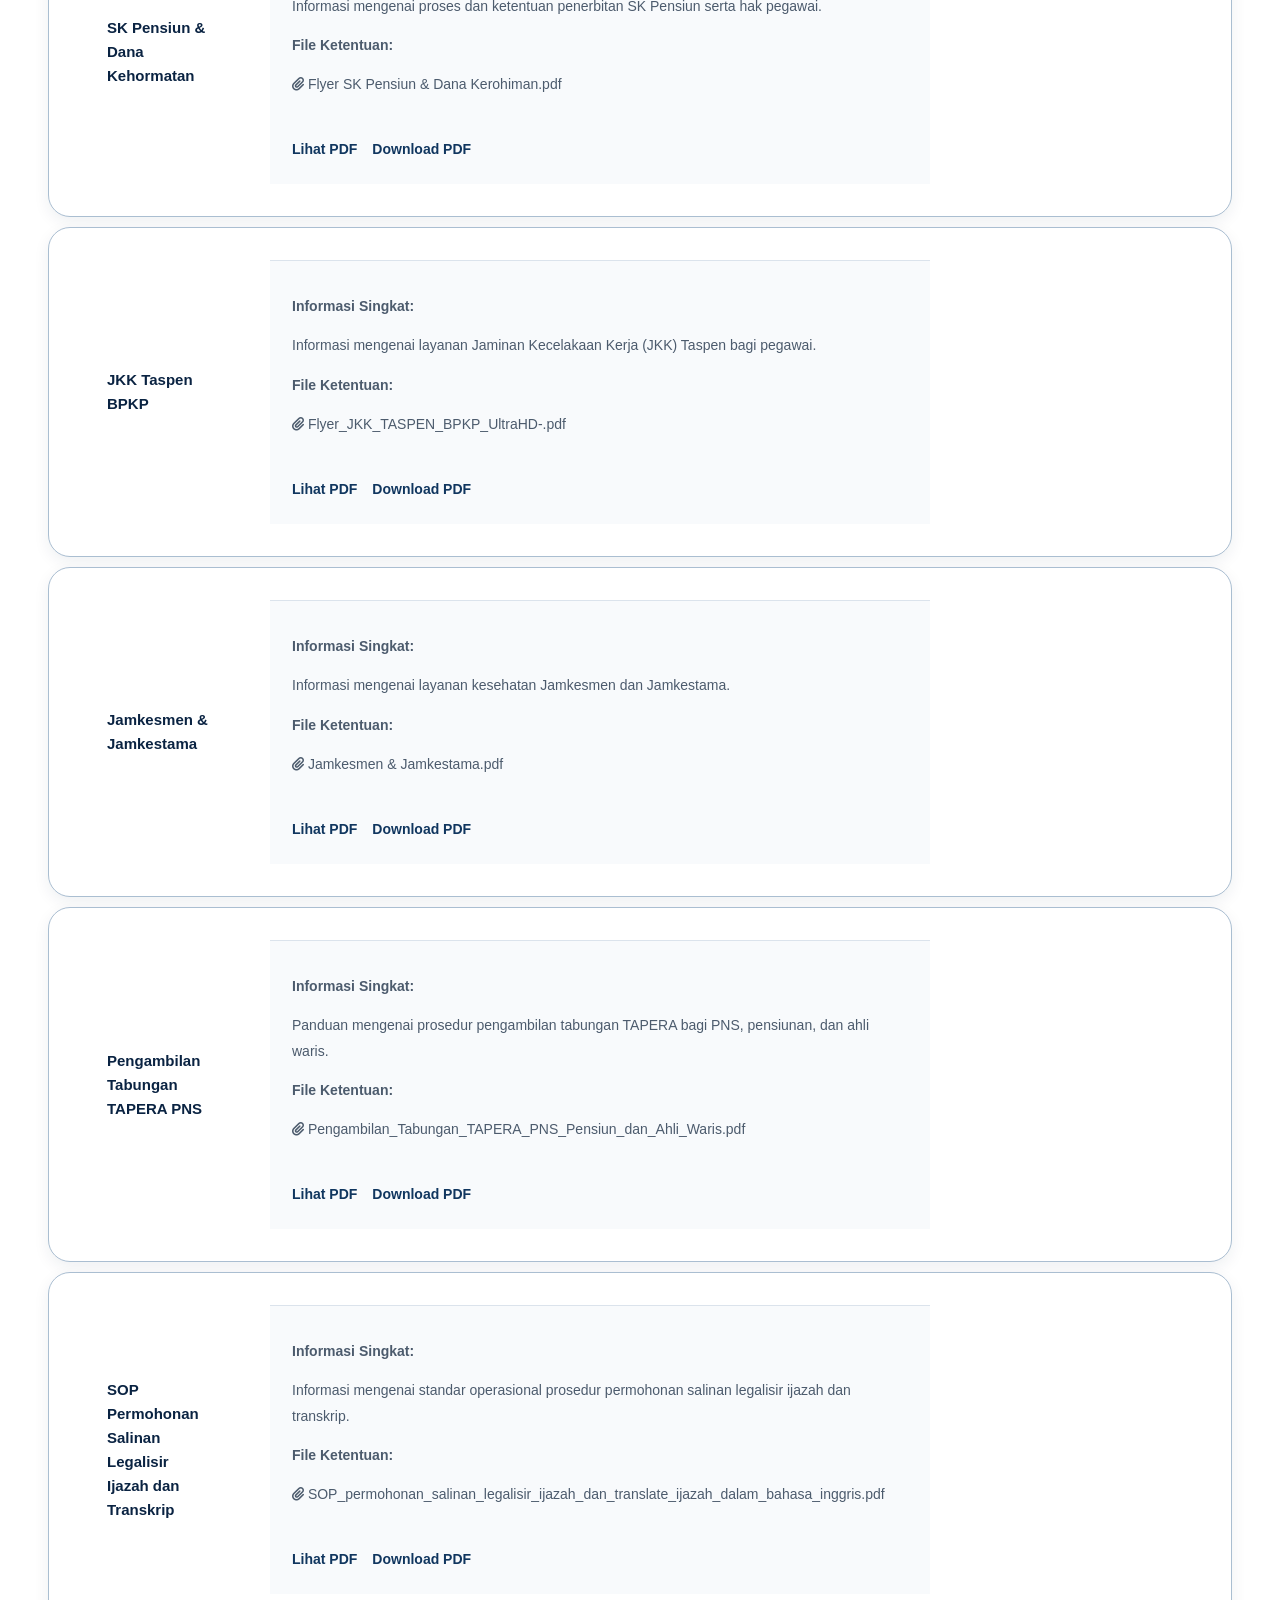
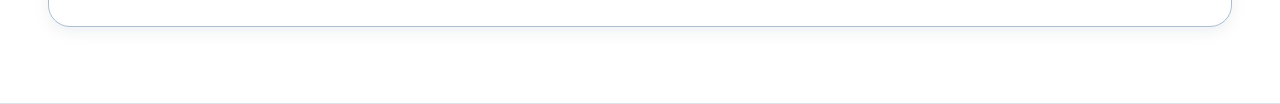
<file: flyers-backup.html>
<!DOCTYPE html>
<html lang="id">

<head>

<meta charset="UTF-8">

<meta name="viewport" content="width=device-width, initial-scale=1.0">

<title>Flyers Layanan SDM</title>


<link rel="stylesheet" href="css/style.css">


<link rel="stylesheet"
href="https://cdnjs.cloudflare.com/ajax/libs/font-awesome/6.5.0/css/all.min.css">


</head>


<body>


<section class="faq-area">


<div class="section">


<div class="faq-heading">


<div>

<h2>
Flyers Layanan SDM
</h2>

<p>
Kumpulan panduan dan informasi layanan kepegawaian SDM.
</p>


</div>


</div>



<div id="flyerContainer" class="faq-list">


</div>



</div>


</section>




<script src="js/flyer-data.js"></script>


<script>


const container = document.getElementById("flyerContainer");



flyerData.forEach(flyer => {


container.innerHTML += `


<div class="faq-item flyer-item">



<div class="question">

${flyer.judul}

</div>

<div class="answer" style="display:block;">

<p>

<strong>
Informasi Singkat:
</strong>

</p>


<p>

${flyer.informasi}

</p>




<p>

<strong>
File Ketentuan:
</strong>

</p>



<p>

<i class="fa-solid fa-paperclip"></i>

${flyer.file.split("/").pop()}

</p>





<div class="flyer-button">

<div class="flyer-button">

<a href="${flyer.file}" target="_blank">
Lihat PDF
</a>

<a href="${flyer.file}" download>
Download PDF
</a>

</div>

</div>




</div>



</div>



`;



});


</script>



</body>

</html>
</file>
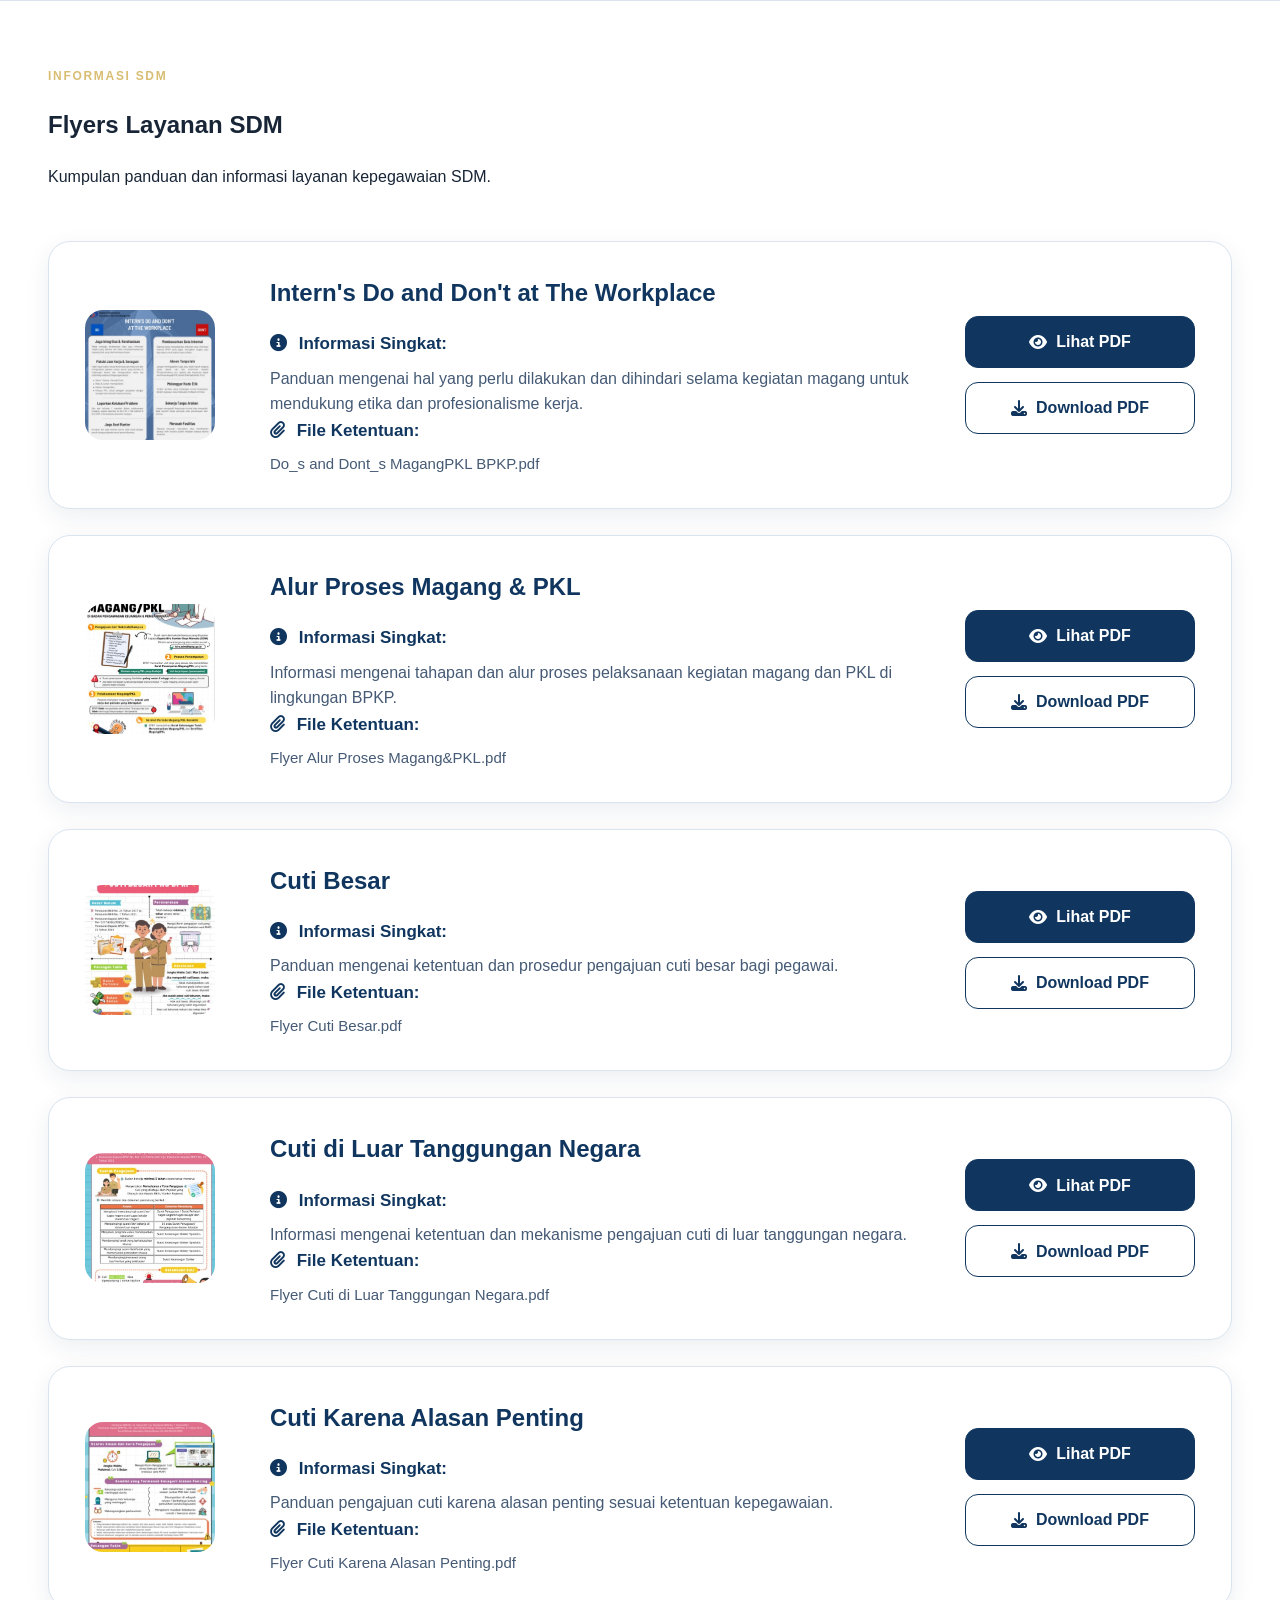
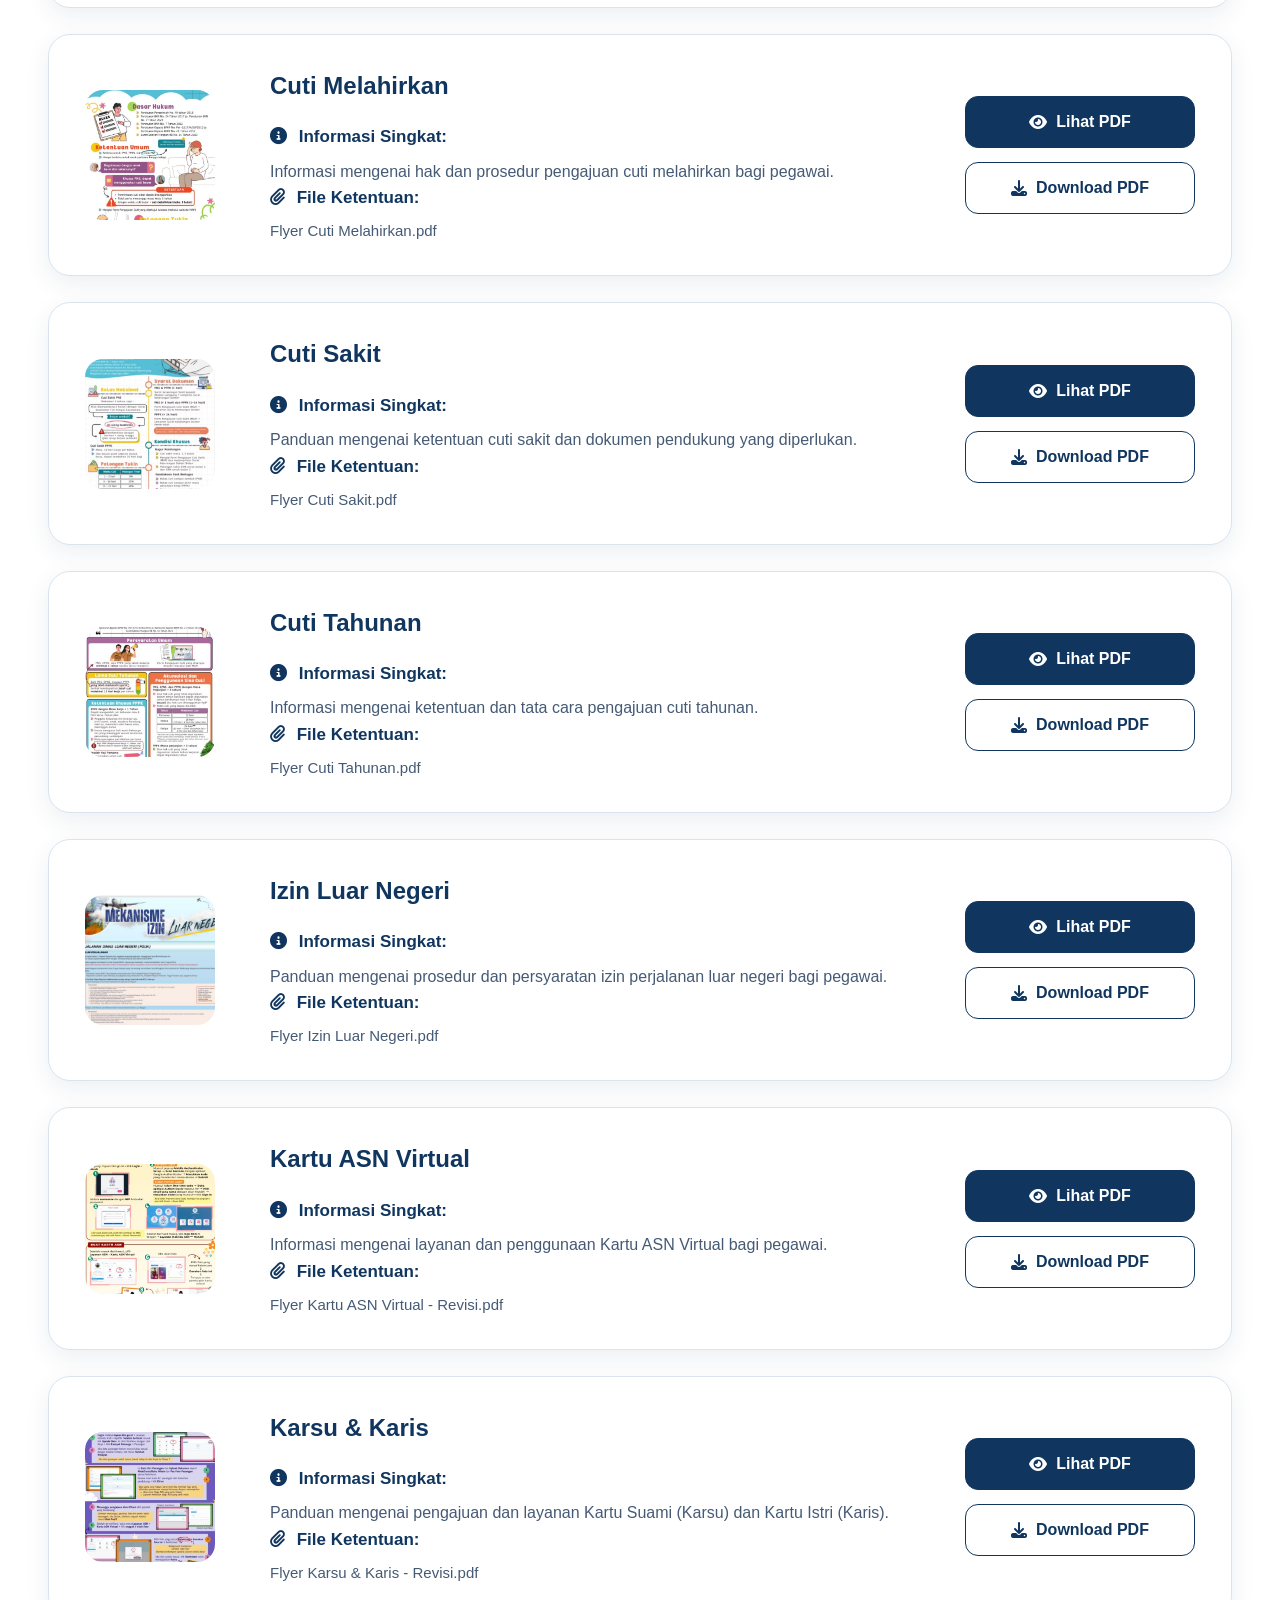
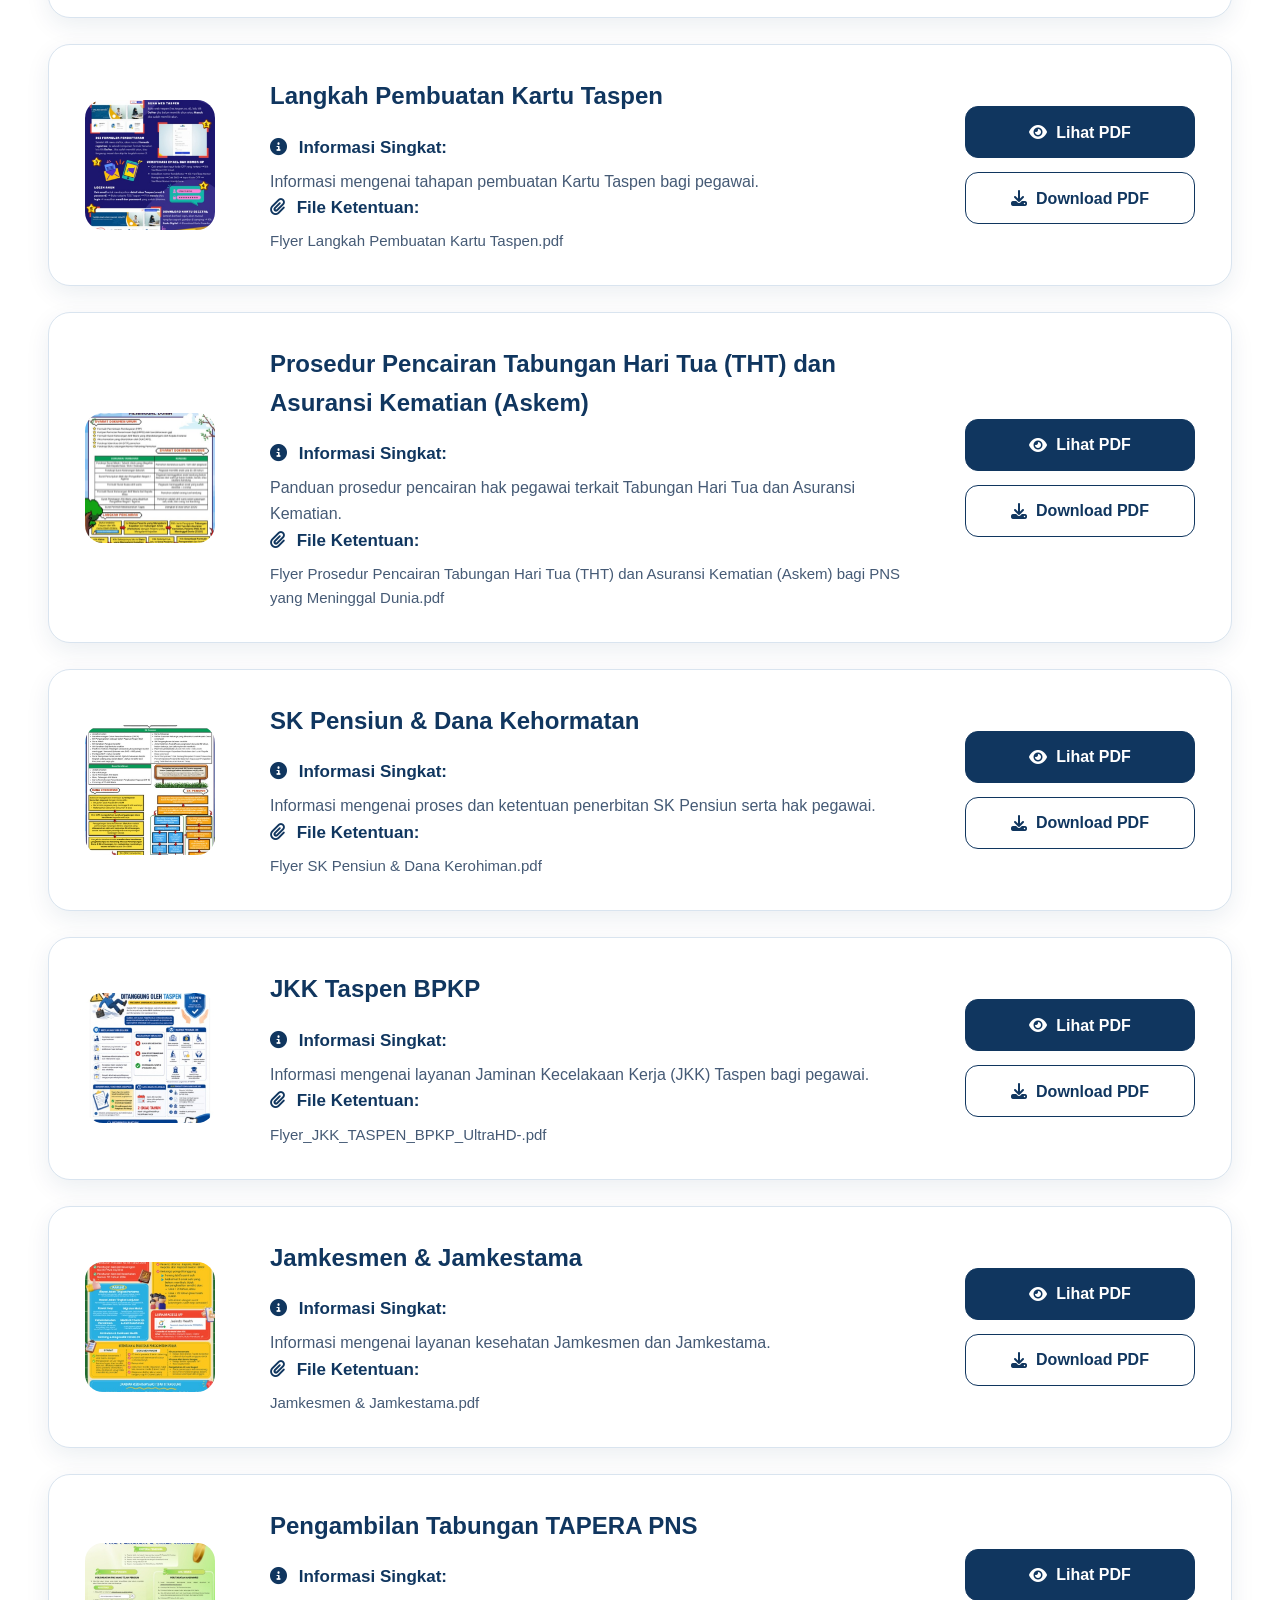
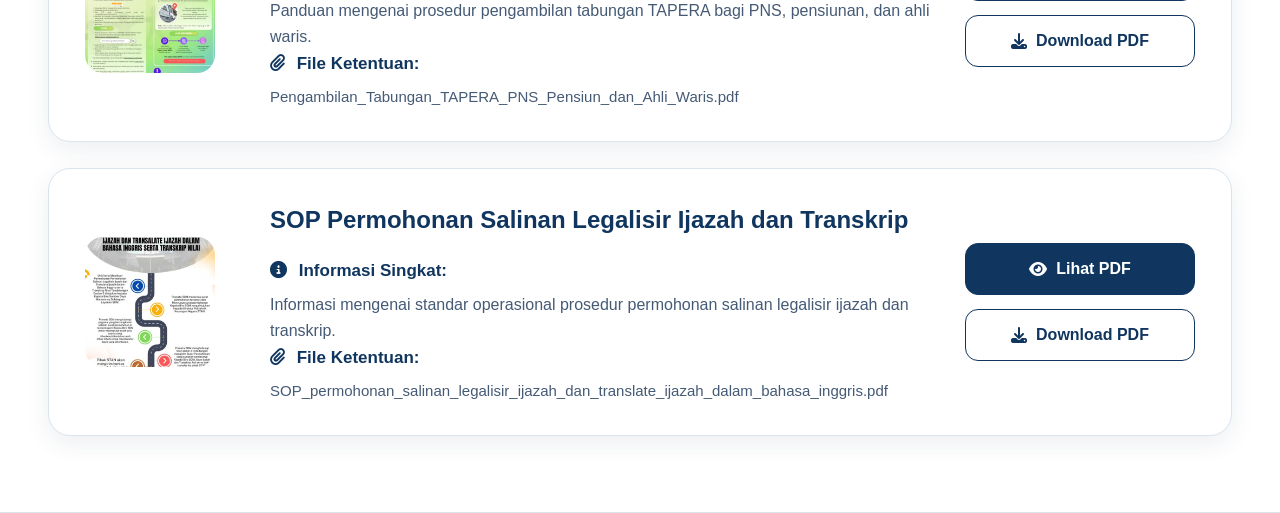
<file: flyers.html>
<!DOCTYPE html>
<html lang="id">

<head>

    <meta charset="UTF-8">

    <meta name="viewport" content="width=device-width, initial-scale=1.0">

    <title>Flyers Layanan SDM</title>

    <link rel="stylesheet" href="css/style.css">

    <link rel="stylesheet"
        href="https://cdnjs.cloudflare.com/ajax/libs/font-awesome/6.5.0/css/all.min.css">

</head>


<body>


<section class="faq-area">

    <div class="section">


        <!-- JUDUL HALAMAN -->

        <div class="faq-heading">

            <div>

                <span class="eyebrow">
                    INFORMASI SDM
                </span>

                <h1>
                    Flyers Layanan SDM
                </h1>

                <p>
                    Kumpulan panduan dan informasi layanan kepegawaian SDM.
                </p>

            </div>

        </div>



        <!-- DAFTAR FLYER -->

        <div id="flyerContainer" class="flyer-list">

        </div>


    </div>

</section>



<script src="js/flyer-data.js"></script>


<script>

const container = document.getElementById("flyerContainer");


flyerData.forEach(flyer => {

    const namaFile = flyer.file.split("/").pop();


    container.innerHTML += `

        <div class="flyer-item">


            <!-- THUMBNAIL -->

            <div class="flyer-thumbnail">

                <img
                    src="${flyer.gambar}"
                    alt="${flyer.judul}"
                >

            </div>



            <!-- INFORMASI -->

            <div class="flyer-content">


                <h2>
                    ${flyer.judul}
                </h2>


                <div class="flyer-info-title">

                    <i class="fa-solid fa-circle-info"></i>

                    Informasi Singkat:

                </div>


                <p class="flyer-description">

                    ${flyer.informasi}

                </p>


                <div class="flyer-file-title">

                    <i class="fa-solid fa-paperclip"></i>

                    File Ketentuan:

                </div>


                <p class="flyer-filename">

                    ${namaFile}

                </p>


            </div>



            <!-- TOMBOL -->

            <div class="flyer-actions">


                <a
                    href="${flyer.file}"
                    target="_blank"
                    class="btn-view"
                >

                    <i class="fa-solid fa-eye"></i>

                    Lihat PDF

                </a>


                <a
                    href="${flyer.file}"
                    download
                    class="btn-download"
                >

                    <i class="fa-solid fa-download"></i>

                    Download PDF

                </a>


            </div>


        </div>

    `;

});

</script>


</body>

</html>
</file>
<file: css/style.css>
:root {
  --navy-950: #071a2f;
  --navy-900: #0a2342;
  --navy-800: #10365f;
  --blue-700: #174f8a;
  --blue-100: #e8f0f8;
  --gold-500: #bd932f;
  --gold-300: #d8bd73;
  --red-600: #b62b35;
  --ink: #182536;
  --muted: #607086;
  --line: #dbe3ec;
  --surface: #ffffff;
  --canvas: #f4f7fa;
  --shadow-sm: 0 5px 16px rgba(13, 36, 64, .07);
  --shadow-md: 0 14px 34px rgba(13, 36, 64, .11);
}

* {
  box-sizing: border-box;
}

html {
  scroll-behavior: smooth;
}

body {
  margin: 0;
  background: var(--canvas);
  color: var(--ink);
  font-family: "Public Sans", Arial, sans-serif;
  font-size: 16px;
  line-height: 1.6;
  -webkit-font-smoothing: antialiased;
}

button,
input {
  font: inherit;
}

button,
a {
  -webkit-tap-highlight-color: transparent;
}

.section,
.institution-inner,
.hero-inner {
  width: calc(100% - 96px);
  margin-inline: auto;
}

/* Header institusi */
.institution-bar {
  position: relative;
  z-index: 2;
  background: linear-gradient(100deg, #e9eff5 0%, #f7f9fb 55%, #e3ebf3 100%);
  border-bottom: 1px solid #cad5e0;
}

.institution-inner {
  display: flex;
  min-height: 108px;
  align-items: center;
  justify-content: space-between;
  gap: 30px;
}

.brand {
  display: inline-flex;
  align-items: center;
  gap: 20px;
  color: var(--navy-900);
  text-decoration: none;
}

.brand img {
  display: block;
  width: 150px;
  height: auto;
  filter: drop-shadow(0 2px 2px rgba(10, 35, 66, .08));
}

.brand-divider {
  width: 1px;
  height: 48px;
  background: #aebcca;
}

.brand-name {
  font-family: "Libre Baskerville", Georgia, serif;
  font-size: 18px;
  font-weight: 700;
  line-height: 1.35;
  letter-spacing: .1px;
}

/* Logo Biro SDM */
.sdm-brand {
  display: flex;
  align-items: center;
  gap: 20px;
}

.sdm-brand img {
  display: block;
  width: 70px;
  height: auto;
  filter: drop-shadow(0 2px 2px rgba(10, 35, 66, .08));
}

.sdm-divider {
  width: 1px;
  height: 48px;
  background: #aebcca;
}

.sdm-name {
  font-family: "Libre Baskerville", Georgia, serif;
  font-size: 18px;
  font-weight: 700;
  line-height: 1.35;
}
.official-label {
  display: inline-flex;
  align-items: center;
  gap: 8px;
  color: var(--navy-800);
  font-size: 13px;
  font-weight: 600;
}

.official-label i {
  color: var(--gold-500);
}

/* Hero */
.hero {
  position: relative;
  overflow: hidden;
  background:
    radial-gradient(circle at 89% 20%, rgba(69, 128, 185, .3), transparent 30%),
    linear-gradient(120deg, var(--navy-950), var(--navy-800));
  color: #fff;
}

.hero::before {
  position: absolute;
  inset: 0;
  background-image:
    linear-gradient(rgba(255,255,255,.025) 1px, transparent 1px),
    linear-gradient(90deg, rgba(255,255,255,.025) 1px, transparent 1px);
  background-size: 42px 42px;
  content: "";
  mask-image: linear-gradient(90deg, transparent, #000 55%);
}

.hero::after {
  position: absolute;
  right: -100px;
  bottom: -170px;
  width: 440px;
  height: 440px;
  border: 1px solid rgba(216, 189, 115, .22);
  border-radius: 50%;
  box-shadow: 0 0 0 60px rgba(216,189,115,.035), 0 0 0 120px rgba(216,189,115,.025);
  content: "";
}

.hero-inner {
  position: relative;
  z-index: 1;
  display: grid;
  grid-template-columns: minmax(0, 1.05fr) minmax(420px, .95fr);
  gap: clamp(40px, 5vw, 100px);
  align-items: center;
  min-height: 410px;
  padding-block: 66px;
}

.eyebrow,
.section-kicker {
  display: block;
  color: var(--gold-300);
  font-size: 12px;
  font-weight: 700;
  letter-spacing: 1.7px;
  text-transform: uppercase;
}

.hero h1 {
  max-width: 760px;
  margin: 13px 0 18px;
  font-family: "Libre Baskerville", Georgia, serif;
  font-size: clamp(38px, 4.3vw, 58px);
  line-height: 1.08;
  letter-spacing: -.6px;
}

.hero-copy p {
  max-width: 680px;
  margin: 0;
  color: #d8e2ed;
  font-size: 17px;
}

.search-panel {
  padding: 28px;
  background: rgba(255,255,255,.08);
  border: 1px solid rgba(255,255,255,.18);
  border-radius: 12px;
  box-shadow: 0 20px 50px rgba(0,0,0,.18);
  backdrop-filter: blur(7px);
}

.search-panel label {
  display: block;
  margin-bottom: 12px;
  font-size: 14px;
  font-weight: 600;
}

.search-box {
  display: flex;
  align-items: center;
  gap: 13px;
  min-height: 58px;
  padding: 0 17px;
  background: #fff;
  border: 2px solid transparent;
  border-radius: 7px;
  transition: border-color .2s, box-shadow .2s;
}

.search-box:focus-within {
  border-color: var(--gold-300);
  box-shadow: 0 0 0 4px rgba(216,189,115,.16);
}

.search-box > i {
  color: var(--blue-700);
  font-size: 18px;
}

.search-box input {
  min-width: 0;
  width: 100%;
  background: transparent;
  border: 0;
  outline: 0;
  color: var(--ink);
  font-size: 14px;
}

.search-box input::placeholder {
  color: #7b8796;
}

.search-hint {
  padding: 3px 7px;
  background: #edf2f7;
  border: 1px solid #dce4ec;
  border-radius: 4px;
  color: #637185;
  font-size: 10px;
  font-weight: 700;
  letter-spacing: .5px;
}

.search-note {
  display: flex;
  gap: 8px;
  margin: 12px 0 0;
  color: #c8d5e3;
  font-size: 12px;
}

.search-note i {
  margin-top: 4px;
  color: var(--gold-300);
}

/* Heading bagian */
.section-heading {
  display: flex;
  align-items: flex-end;
  justify-content: space-between;
  gap: 50px;
  margin-bottom: 30px;
}

.section-kicker {
  margin-bottom: 6px;
  color: var(--blue-700);
}

.section-heading h2,
.faq-heading h2 {
  margin: 0;
  color: var(--navy-900);
  font-family: "Libre Baskerville", Georgia, serif;
  font-size: 32px;
  line-height: 1.25;
}

.section-heading > p {
  max-width: 470px;
  margin: 0 0 4px;
  color: var(--muted);
  font-size: 14px;
}

/* Kategori */
.categories-section {
  padding-block: 72px 78px;
}

.category-grid {
  display: grid;
  grid-template-columns: repeat(3, minmax(0, 1fr));
  gap: 18px;
}

.category-card {
  position: relative;
  display: grid;
  grid-template-columns: 48px 1fr auto;
  gap: 14px;
  align-items: center;
  min-height: 104px;
  padding: 18px;
  overflow: hidden;
  background: var(--surface);
  border: 1px solid var(--line);
  border-radius: 8px;
  color: var(--navy-900);
  text-align: left;
  cursor: pointer;
  box-shadow: var(--shadow-sm);
  transition: transform .2s, border-color .2s, box-shadow .2s;
}

.category-card::before {
  position: absolute;
  inset: 0 auto 0 0;
  width: 3px;
  background: var(--gold-500);
  content: "";
  transform: scaleY(0);
  transition: transform .2s;
}

.category-card:hover,
.category-card:focus-visible {
  border-color: #b8c7d6;
  box-shadow: var(--shadow-md);
  outline: 0;
  transform: translateY(-3px);
}

.category-card:hover::before,
.category-card:focus-visible::before {
  transform: scaleY(1);
}

.category-icon {
  display: grid;
  place-items: center;
  width: 48px;
  height: 48px;
  background: var(--blue-100);
  border-radius: 6px;
  color: var(--blue-700);
  font-size: 19px;
}

.sdm-icon img {
  width: 38px;
  height: 38px;
  object-fit: contain;
}

.category-label {
  font-size: 14px;
  font-weight: 650;
  line-height: 1.4;
}

.card-arrow {
  color: #9aa8b7;
  font-size: 12px;
  transition: color .2s, transform .2s;
}

.category-card:hover .card-arrow {
  color: var(--gold-500);
  transform: translateX(3px);
}

/* FAQ */
.faq-area {
  padding-block: 66px 76px;
  background: #fff;
  border-block: 1px solid var(--line);
}

.faq-heading {
  display: flex;
  align-items: flex-end;
  justify-content: space-between;
  gap: 25px;
  margin-bottom: 28px;
}

.faq-status {
  display: inline-flex;
  align-items: center;
  gap: 8px;
  padding: 7px 11px;
  background: var(--blue-100);
  border-radius: 5px;
  color: var(--blue-700);
  font-size: 12px;
  font-weight: 600;
}

.faq-list {
  display: grid;
  gap: 10px;
}

.faq-item {
  overflow: hidden;
  background: #fff;
  border: 1px solid var(--line);
  border-radius: 7px;
  transition: border-color .2s, box-shadow .2s;
}

.faq-item:has(.answer[style*="block"]) {
  border-color: #aabed1;
  box-shadow: var(--shadow-sm);
}

.question {
  display: flex;
  width: 100%;
  align-items: center;
  justify-content: space-between;
  gap: 25px;
  padding: 20px 22px;
  background: transparent;
  border: 0;
  color: var(--navy-900);
  font-size: 15px;
  font-weight: 600;
  text-align: left;
  cursor: pointer;
}

.question:focus-visible {
  outline: 3px solid rgba(23, 79, 138, .24);
  outline-offset: -3px;
}

.question span {
  display: grid;
  place-items: center;
  flex: 0 0 28px;
  width: 28px;
  height: 28px;
  background: var(--blue-100);
  border-radius: 50%;
  color: var(--blue-700);
  font-size: 19px;
  font-weight: 400;
}

.answer {
  display: none;
  padding: 19px 22px 22px;
  background: #f8fafc;
  border-top: 1px solid var(--line);
  color: #4c5b6d;
  font-size: 14px;
  line-height: 1.8;
}

.empty {
  margin: 0;
  padding: 45px 25px;
  background: #f8fafc;
  border: 1px dashed #bfcbd8;
  border-radius: 7px;
  color: var(--muted);
  text-align: center;
}

/* =========================
   Flyers Layanan SDM
========================= */

.flyer-card-home {

    width:420px;
    height:190px;

    background:#10365f;

    border-radius:20px;

    border:1px solid rgba(255,255,255,0.2);

    display:flex;

    flex-direction:column;

    justify-content:center;

    align-items:center;

    text-align:center;

    cursor:pointer;

    box-shadow:0 10px 25px rgba(0,0,0,0.15);

}


/* Judul Flyers */
.flyer-card-home h1 {

    color:#ffffff !important;

    font-size:30px;

    margin:0 0 15px;

    text-align:center;

    font-family:"Libre Baskerville", Georgia, serif;

}


/* Deskripsi */
.flyer-card-home p {

    width:75%;

    text-align:center;

    font-size:16px;

    line-height:1.6;

    color:#ffffff !important;

    margin:10px auto 0;

}


/* Tombol Lihat Flyers */
.flyer-card-home .flyer-link {

    color:#ffffff !important;

    font-size:14px;

    font-weight:700;

    margin-top:15px;

}


/* Posisi Tengah */
.flyer-area .section {

    display:block;

}


.flyer-area .flyer-card-home {

    margin-left:auto;

    margin-right:auto;

}


/* Hover */
.flyer-card-home:hover {

    transform:translateY(-5px);

    border-color:#ffffff;

    box-shadow:var(--shadow-md);

}

/* Regulasi */
.references {
  padding-block: 70px 80px;
}

.regulation-grid {
  display: grid;
  grid-template-columns: repeat(2, minmax(0, 1fr));
  gap: 16px;
}

.regulation-card {
  display: flex;
  align-items: center;
  gap: 17px;
  min-height: 130px;
  padding: 21px;
  background: var(--surface);
  border: 1px solid var(--line);
  border-radius: 8px;
  color: var(--ink);
  text-decoration: none;
  box-shadow: var(--shadow-sm);
  transition: transform .2s, border-color .2s, box-shadow .2s;
}

.regulation-card:hover,
.regulation-card:focus-visible {
  border-color: #042d56;
  box-shadow: var(--shadow-md);
  outline: 0;
  transform: translateY(-3px);
}

.pdf-icon {
  display: grid;
  place-items: center;
  flex: 0 0 52px;
  width: 52px;
  height: 58px;
  background: #fbecee;
  border-radius: 5px;
  color: var(--red-600);
  font-size: 25px;
}

.regulation-content {
  display: flex;
  flex: 1;
  min-width: 0;
  flex-direction: column;
}

.document-type {
  margin-bottom: 3px;
  color: var(--blue-700);
  font-size: 10px;
  font-weight: 700;
  letter-spacing: 1px;
  text-transform: uppercase;
}

.regulation-content strong {
  color: var(--navy-900);
  font-size: 14px;
  line-height: 1.45;
}

.regulation-content > span:last-child {
  margin-top: 5px;
  color: var(--muted);
  font-size: 13px;
}

.pdf-badge {
  display: inline-flex;
  align-items: center;
  gap: 6px;
  flex: 0 0 auto;
  padding: 6px 8px;
  background: #f2f5f8;
  border-radius: 4px;
  color: var(--red-600);
  font-size: 10px;
  font-weight: 700;
  letter-spacing: .5px;
}

/* Footer */
.site-footer {
  background: var(--navy-950);
  color: #fff;
}

.footer-accent {
  height: 4px;
  background: linear-gradient(90deg, var(--gold-500) 0 22%, var(--blue-700) 22% 78%, var(--red-600) 78%);
}

.footer-main {
  display: flex;
  min-height: 145px;
  align-items: center;
  justify-content: space-between;
  gap: 40px;
}

.footer-brand {
  display: flex;
  align-items: center;
  gap: 18px;
}

.footer-brand img {
  width: 96px;
  height: auto;
  filter: drop-shadow(0 2px 4px rgba(252, 250, 250, 0.836));
}

.footer-brand div {
  display: flex;
  flex-direction: column;
  gap: 3px;
}

.footer-brand strong {
  font-family: "Libre Baskerville", Georgia, serif;
  font-size: 17px;
}

.footer-brand span,
.footer-meta p {
  margin: 0;
  color: #d9dcdf;
  font-size: 12px;
}

.footer-meta {
  display: flex;
  align-items: flex-end;
  flex-direction: column;
  gap: 7px;
  text-align: right;
}

.footer-meta > span {
  display: inline-flex;
  align-items: center;
  gap: 7px;
  color: #d8e2ec;
  font-size: 12px;
  font-weight: 600;
}

.footer-meta i {
  color: var(--gold-300);
}

@media (max-width: 980px) {
  .section,
  .institution-inner,
  .hero-inner {
    width: calc(100% - 48px);
  }

  .hero-inner {
    grid-template-columns: 1fr;
    gap: 36px;
    padding-block: 56px;
  }

  .hero-copy {
    max-width: 700px;
  }

  .search-panel {
    max-width: 700px;
  }

  .category-grid {
    grid-template-columns: repeat(2, minmax(0, 1fr));
  }
}

@media (max-width: 720px) {
  .section,
  .institution-inner,
  .hero-inner {
    width: calc(100% - 32px);
  }

  .institution-inner {
    min-height: 90px;
  }

  .brand {
    gap: 13px;
  }

  .brand img {
    width: 112px;
  }

  .brand-divider {
    height: 38px;
  }

  .brand-name {
    font-size: 13px;
  }

  .official-label {
    display: none;
  }

  .hero-inner {
    min-height: auto;
    padding-block: 48px;
  }

  .hero h1 {
    font-size: 36px;
  }

  .hero-copy p {
    font-size: 15px;
  }

  .search-panel {
    padding: 20px;
  }

  .section-heading,
  .faq-heading {
    align-items: flex-start;
    flex-direction: column;
    gap: 12px;
  }

  .categories-section,
  .references {
    padding-block: 52px 58px;
  }

  .faq-area {
    padding-block: 52px 60px;
  }

  .category-grid,
  .regulation-grid {
    grid-template-columns: 1fr;
  }

  .footer-main {
    align-items: flex-start;
    flex-direction: column;
    justify-content: center;
    padding-block: 30px;
  }

  .footer-meta {
    align-items: flex-start;
    text-align: left;
  }
}

@media (max-width: 420px) {
  .section,
  .institution-inner,
  .hero-inner {
    width: calc(100% - 24px);
  }

  .institution-inner {
    min-height: 78px;
  }

  .brand-name,
  .brand-divider {
    display: none;
  }

  .brand img {
    width: 122px;
  }

  .hero h1 {
    font-size: 30px;
  }

  .hero-inner {
    padding-block: 38px;
  }

  .search-panel {
    padding: 16px;
  }

  .search-box {
    min-height: 54px;
    padding-inline: 14px;
  }

  .search-hint {
    display: none;
  }

  .category-card {
    grid-template-columns: 44px 1fr auto;
  }

  .category-icon {
    width: 44px;
    height: 44px;
  }

  .regulation-card {
    align-items: flex-start;
    gap: 13px;
    padding: 17px;
  }

  .pdf-badge {
    align-self: flex-start;
    margin-top: 3px;
    padding-inline: 6px;
  }

  .pdf-badge i {
    display: none;
  }

  .footer-brand {
    align-items: flex-start;
  }

  .footer-brand img {
    width: 78px;
  }
}

/* Center Flyers SDM */

.flyer-area {

    margin-top: 60px;

}


.flyer-wrapper {

    display:flex;

    justify-content:center;

    align-items:center;

    width:100%;

}

.flyer-card-home {

    width:420px;
    height:230px;

    background:#10365f;

    border-radius:20px;

    border:1px solid #d6e5f5;

    display:flex;
    flex-direction:column;
    justify-content:center;
    align-items:center;

    text-align:center;

    cursor:pointer;

    box-shadow:0 10px 25px rgba(0,0,0,0.08);

}

.flyer-card-home p {

    width:75%;
    text-align:center;
    font-size:16px;
    line-height:1.6;
    color:#ffffff;
    margin:10px auto 0;

}


.flyer-card-home span {

    color:#ffffff;
    font-size:14px;
    font-weight:700;

}

/* ======================
   HALAMAN LIST FLYERS
====================== */

.flyer-list-card {

    background:white;
    border:1px solid var(--line);
    border-radius:10px;
    overflow:hidden;
    margin-bottom:18px;
    box-shadow:var(--shadow-sm);

}


.flyer-list-header {

    display:flex;
    align-items:center;
    justify-content:space-between;

    padding:25px 30px;

    border-bottom:1px solid var(--line);

}


.flyer-list-header h3 {

    margin:0;

    color:var(--navy-900);

    font-size:18px;

    font-weight:700;

}


.flyer-list-body {

    padding:28px 30px;

    background:#f8fafc;

}


.flyer-list-body h4 {

    margin-top:0;

    color:var(--navy-900);

}


.flyer-list-body p {

    color:var(--muted);

}


.flyer-link {

    color:var(--blue-700);

    text-decoration:none;

    font-weight:600;

    margin-right:15px;

}


.flyer-link:hover {

    color:var(--gold-500);

}

.flyer-button {
    display: flex;
    gap: 15px;
    margin-top: 20px;
}


.flyer-button a {
    color: #10365f;
    font-weight: 600;
    text-decoration: none;
}


.flyer-button a:hover {
    text-decoration: underline;
}

/* =========================
   FLYERS CARD MODERN
========================= */


.flyer-card {

    display:flex;

    align-items:center;

    gap:30px;

    background:#ffffff;

    border-radius:18px;

    padding:30px;

    margin-bottom:20px;

    border:1px solid #dbe5f0;

    box-shadow:0 8px 25px rgba(0,0,0,0.08);

}



.flyer-icon-box {

    width:90px;

    height:90px;

    background:#e8f0fa;

    border-radius:20px;

    display:flex;

    align-items:center;

    justify-content:center;

    flex-shrink:0;

}



.flyer-icon-box i {

    font-size:40px;

    color:#10365f;

}



.flyer-content {

    flex:1;

}



.flyer-content h2 {

    margin:0 0 15px;

    font-size:24px;

    color:#10365f;

}



.flyer-content h4 {

    margin:12px 0 5px;

    color:#10365f;

}



.flyer-content p {

    margin:0;

    color:#455a75;

    line-height:1.6;

}



.flyer-action {

    width:180px;

    display:flex;

    flex-direction:column;

    gap:12px;

}



.flyer-action a {

    padding:12px;

    text-align:center;

    border-radius:10px;

    text-decoration:none;

    font-weight:700;

}



.flyer-action a:first-child {

    background:#10365f;

    color:white;

}



.flyer-action a:last-child {

    border:1px solid #10365f;

    color:#10365f;

}

/* =========================================
   FLYERS LAYANAN SDM
   ========================================= */

.flyer-list {
    display: flex;
    flex-direction: column;
    gap: 26px;
    margin-top: 35px;
}


.flyer-item {

    display: grid;

    grid-template-columns: 150px 1fr 230px;

    align-items: center;

    gap: 35px;

    background: #ffffff;

    border: 1px solid #d9e4ef;

    border-radius: 22px;

    padding: 32px 36px;

    box-shadow: 0 8px 24px rgba(16, 54, 95, 0.08);

    transition: all 0.25s ease;

}


.flyer-item:hover {

    transform: translateY(-3px);

    box-shadow: 0 12px 30px rgba(16, 54, 95, 0.13);

}



/* THUMBNAIL */

.flyer-thumbnail {

    width: 130px;

    height: 130px;

    border-radius: 18px;

    background: #eaf2fb;

    display: flex;

    align-items: center;

    justify-content: center;

    overflow: hidden;

}


.flyer-thumbnail img {

    width: 100%;

    height: 100%;

    object-fit: cover;

    display: block;

}



/* ISI */

.flyer-content h2 {

    margin: 0 0 18px;

    color: #10365f;

    font-size: 24px;

    font-weight: 700;

}


.flyer-info-title,
.flyer-file-title {

    color: #10365f;

    font-size: 17px;

    font-weight: 700;

    margin-bottom: 8px;

}


.flyer-info-title i,
.flyer-file-title i {

    margin-right: 7px;

}


.flyer-description {

    margin: 0 0 18px;

    color: #365a7d;

    font-size: 16px;

    line-height: 1.6;

}


.flyer-filename {

    margin: 0;

    color: #365a7d;

    font-size: 15px;

    line-height: 1.5;

    word-break: break-word;

}



/* TOMBOL */

.flyer-actions {

    display: flex;

    flex-direction: column;

    gap: 14px;

}


.flyer-actions a {

    display: flex;

    align-items: center;

    justify-content: center;

    gap: 9px;

    min-height: 52px;

    padding: 0 18px;

    border-radius: 13px;

    text-decoration: none;

    font-size: 16px;

    font-weight: 700;

    transition: all 0.2s ease;

}



/* LIHAT PDF */

.btn-view {

    background: #10365f;

    color: #ffffff !important;

    border: 1px solid #10365f;

}


.btn-view:hover {

    background: #0c2b4d;

    transform: translateY(-2px);

}



/* DOWNLOAD PDF */

.btn-download {

    background: #ffffff;

    color: #10365f !important;

    border: 1px solid #10365f;

}


.btn-download:hover {

    background: #edf4fb;

    transform: translateY(-2px);

}



/* RESPONSIVE */

@media (max-width: 900px) {

    .flyer-item {

        grid-template-columns: 110px 1fr;

        gap: 25px;

    }


    .flyer-thumbnail {

        width: 110px;

        height: 110px;

    }


    .flyer-actions {

        grid-column: 1 / -1;

        display: grid;

        grid-template-columns: 1fr 1fr;

    }

}


@media (max-width: 600px) {

    .flyer-item {

        grid-template-columns: 1fr;

        text-align: center;

    }


    .flyer-thumbnail {

        margin: auto;

    }


    .flyer-actions {

        grid-template-columns: 1fr;

    }

}
</file>
<file: web/dasboard faq/css/style.css>
:root {
  --navy-950: #071a2f;
  --navy-900: #0a2342;
  --navy-800: #10365f;
  --blue-700: #174f8a;
  --blue-100: #e8f0f8;
  --gold-500: #bd932f;
  --gold-300: #d8bd73;
  --red-600: #b62b35;
  --ink: #182536;
  --muted: #607086;
  --line: #dbe3ec;
  --surface: #ffffff;
  --canvas: #f4f7fa;
  --shadow-sm: 0 5px 16px rgba(13, 36, 64, .07);
  --shadow-md: 0 14px 34px rgba(13, 36, 64, .11);
}

* {
  box-sizing: border-box;
}

html {
  scroll-behavior: smooth;
}

body {
  margin: 0;
  background: var(--canvas);
  color: var(--ink);
  font-family: "Public Sans", Arial, sans-serif;
  font-size: 16px;
  line-height: 1.6;
  -webkit-font-smoothing: antialiased;
}

button,
input {
  font: inherit;
}

button,
a {
  -webkit-tap-highlight-color: transparent;
}

.section,
.institution-inner,
.hero-inner {
  width: calc(100% - 96px);
  margin-inline: auto;
}

/* Header institusi */
.institution-bar {
  position: relative;
  z-index: 2;
  background: linear-gradient(100deg, #e9eff5 0%, #f7f9fb 55%, #e3ebf3 100%);
  border-bottom: 1px solid #cad5e0;
}

.institution-inner {
  display: flex;
  min-height: 108px;
  align-items: center;
  justify-content: space-between;
  gap: 30px;
}

.brand {
  display: inline-flex;
  align-items: center;
  gap: 20px;
  color: var(--navy-900);
  text-decoration: none;
}

.brand img {
  display: block;
  width: 150px;
  height: auto;
  filter: drop-shadow(0 2px 2px rgba(10, 35, 66, .08));
}

.brand-divider {
  width: 1px;
  height: 48px;
  background: #aebcca;
}

.brand-name {
  font-family: "Libre Baskerville", Georgia, serif;
  font-size: 18px;
  font-weight: 700;
  line-height: 1.35;
  letter-spacing: .1px;
}

.official-label {
  display: inline-flex;
  align-items: center;
  gap: 8px;
  color: var(--navy-800);
  font-size: 13px;
  font-weight: 600;
}

.official-label i {
  color: var(--gold-500);
}

/* Hero */
.hero {
  position: relative;
  overflow: hidden;
  background:
    radial-gradient(circle at 89% 20%, rgba(69, 128, 185, .3), transparent 30%),
    linear-gradient(120deg, var(--navy-950), var(--navy-800));
  color: #fff;
}

.hero::before {
  position: absolute;
  inset: 0;
  background-image:
    linear-gradient(rgba(255,255,255,.025) 1px, transparent 1px),
    linear-gradient(90deg, rgba(255,255,255,.025) 1px, transparent 1px);
  background-size: 42px 42px;
  content: "";
  mask-image: linear-gradient(90deg, transparent, #000 55%);
}

.hero::after {
  position: absolute;
  right: -100px;
  bottom: -170px;
  width: 440px;
  height: 440px;
  border: 1px solid rgba(216, 189, 115, .22);
  border-radius: 50%;
  box-shadow: 0 0 0 60px rgba(216,189,115,.035), 0 0 0 120px rgba(216,189,115,.025);
  content: "";
}

.hero-inner {
  position: relative;
  z-index: 1;
  display: grid;
  grid-template-columns: minmax(0, 1.05fr) minmax(420px, .95fr);
  gap: clamp(40px, 5vw, 100px);
  align-items: center;
  min-height: 410px;
  padding-block: 66px;
}

.eyebrow,
.section-kicker {
  display: block;
  color: var(--gold-300);
  font-size: 12px;
  font-weight: 700;
  letter-spacing: 1.7px;
  text-transform: uppercase;
}

.hero h1 {
  max-width: 760px;
  margin: 13px 0 18px;
  font-family: "Libre Baskerville", Georgia, serif;
  font-size: clamp(38px, 4.3vw, 58px);
  line-height: 1.08;
  letter-spacing: -.6px;
}

.hero-copy p {
  max-width: 680px;
  margin: 0;
  color: #d8e2ed;
  font-size: 17px;
}

.search-panel {
  padding: 28px;
  background: rgba(255,255,255,.08);
  border: 1px solid rgba(255,255,255,.18);
  border-radius: 12px;
  box-shadow: 0 20px 50px rgba(0,0,0,.18);
  backdrop-filter: blur(7px);
}

.search-panel label {
  display: block;
  margin-bottom: 12px;
  font-size: 14px;
  font-weight: 600;
}

.search-box {
  display: flex;
  align-items: center;
  gap: 13px;
  min-height: 58px;
  padding: 0 17px;
  background: #fff;
  border: 2px solid transparent;
  border-radius: 7px;
  transition: border-color .2s, box-shadow .2s;
}

.search-box:focus-within {
  border-color: var(--gold-300);
  box-shadow: 0 0 0 4px rgba(216,189,115,.16);
}

.search-box > i {
  color: var(--blue-700);
  font-size: 18px;
}

.search-box input {
  min-width: 0;
  width: 100%;
  background: transparent;
  border: 0;
  outline: 0;
  color: var(--ink);
  font-size: 14px;
}

.search-box input::placeholder {
  color: #7b8796;
}

.search-hint {
  padding: 3px 7px;
  background: #edf2f7;
  border: 1px solid #dce4ec;
  border-radius: 4px;
  color: #637185;
  font-size: 10px;
  font-weight: 700;
  letter-spacing: .5px;
}

.search-note {
  display: flex;
  gap: 8px;
  margin: 12px 0 0;
  color: #c8d5e3;
  font-size: 12px;
}

.search-note i {
  margin-top: 4px;
  color: var(--gold-300);
}

/* Heading bagian */
.section-heading {
  display: flex;
  align-items: flex-end;
  justify-content: space-between;
  gap: 50px;
  margin-bottom: 30px;
}

.section-kicker {
  margin-bottom: 6px;
  color: var(--blue-700);
}

.section-heading h2,
.faq-heading h2 {
  margin: 0;
  color: var(--navy-900);
  font-family: "Libre Baskerville", Georgia, serif;
  font-size: 32px;
  line-height: 1.25;
}

.section-heading > p {
  max-width: 470px;
  margin: 0 0 4px;
  color: var(--muted);
  font-size: 14px;
}

/* Kategori */
.categories-section {
  padding-block: 72px 78px;
}

.category-grid {
  display: grid;
  grid-template-columns: repeat(4, minmax(0, 1fr));
  gap: 16px;
}

.category-card {
  position: relative;
  display: grid;
  grid-template-columns: 48px 1fr auto;
  gap: 14px;
  align-items: center;
  min-height: 104px;
  padding: 18px;
  overflow: hidden;
  background: var(--surface);
  border: 1px solid var(--line);
  border-radius: 8px;
  color: var(--navy-900);
  text-align: left;
  cursor: pointer;
  box-shadow: var(--shadow-sm);
  transition: transform .2s, border-color .2s, box-shadow .2s;
}

.category-card::before {
  position: absolute;
  inset: 0 auto 0 0;
  width: 3px;
  background: var(--gold-500);
  content: "";
  transform: scaleY(0);
  transition: transform .2s;
}

.category-card:hover,
.category-card:focus-visible {
  border-color: #b8c7d6;
  box-shadow: var(--shadow-md);
  outline: 0;
  transform: translateY(-3px);
}

.category-card:hover::before,
.category-card:focus-visible::before {
  transform: scaleY(1);
}

.category-icon {
  display: grid;
  place-items: center;
  width: 48px;
  height: 48px;
  background: var(--blue-100);
  border-radius: 6px;
  color: var(--blue-700);
  font-size: 19px;
}

.category-label {
  font-size: 14px;
  font-weight: 650;
  line-height: 1.4;
}

.card-arrow {
  color: #9aa8b7;
  font-size: 12px;
  transition: color .2s, transform .2s;
}

.category-card:hover .card-arrow {
  color: var(--gold-500);
  transform: translateX(3px);
}

/* FAQ */
.faq-area {
  padding-block: 66px 76px;
  background: #fff;
  border-block: 1px solid var(--line);
}

.faq-heading {
  display: flex;
  align-items: flex-end;
  justify-content: space-between;
  gap: 25px;
  margin-bottom: 28px;
}

.faq-status {
  display: inline-flex;
  align-items: center;
  gap: 8px;
  padding: 7px 11px;
  background: var(--blue-100);
  border-radius: 5px;
  color: var(--blue-700);
  font-size: 12px;
  font-weight: 600;
}

.faq-list {
  display: grid;
  gap: 10px;
}

.faq-item {
  overflow: hidden;
  background: #fff;
  border: 1px solid var(--line);
  border-radius: 7px;
  transition: border-color .2s, box-shadow .2s;
}

.faq-item:has(.answer[style*="block"]) {
  border-color: #aabed1;
  box-shadow: var(--shadow-sm);
}

.question {
  display: flex;
  width: 100%;
  align-items: center;
  justify-content: space-between;
  gap: 25px;
  padding: 20px 22px;
  background: transparent;
  border: 0;
  color: var(--navy-900);
  font-size: 15px;
  font-weight: 600;
  text-align: left;
  cursor: pointer;
}

.question:focus-visible {
  outline: 3px solid rgba(23, 79, 138, .24);
  outline-offset: -3px;
}

.question span {
  display: grid;
  place-items: center;
  flex: 0 0 28px;
  width: 28px;
  height: 28px;
  background: var(--blue-100);
  border-radius: 50%;
  color: var(--blue-700);
  font-size: 19px;
  font-weight: 400;
}

.answer {
  display: none;
  padding: 19px 22px 22px;
  background: #f8fafc;
  border-top: 1px solid var(--line);
  color: #4c5b6d;
  font-size: 14px;
  line-height: 1.8;
}

.empty {
  margin: 0;
  padding: 45px 25px;
  background: #f8fafc;
  border: 1px dashed #bfcbd8;
  border-radius: 7px;
  color: var(--muted);
  text-align: center;
}

/* Regulasi */
.references {
  padding-block: 70px 80px;
}

.regulation-grid {
  display: grid;
  grid-template-columns: repeat(2, minmax(0, 1fr));
  gap: 16px;
}

.regulation-card {
  display: flex;
  align-items: center;
  gap: 17px;
  min-height: 130px;
  padding: 21px;
  background: var(--surface);
  border: 1px solid var(--line);
  border-radius: 8px;
  color: var(--ink);
  text-decoration: none;
  box-shadow: var(--shadow-sm);
  transition: transform .2s, border-color .2s, box-shadow .2s;
}

.regulation-card:hover,
.regulation-card:focus-visible {
  border-color: #b8c7d6;
  box-shadow: var(--shadow-md);
  outline: 0;
  transform: translateY(-3px);
}

.pdf-icon {
  display: grid;
  place-items: center;
  flex: 0 0 52px;
  width: 52px;
  height: 58px;
  background: #fbecee;
  border-radius: 5px;
  color: var(--red-600);
  font-size: 25px;
}

.regulation-content {
  display: flex;
  flex: 1;
  min-width: 0;
  flex-direction: column;
}

.document-type {
  margin-bottom: 3px;
  color: var(--blue-700);
  font-size: 10px;
  font-weight: 700;
  letter-spacing: 1px;
  text-transform: uppercase;
}

.regulation-content strong {
  color: var(--navy-900);
  font-size: 14px;
  line-height: 1.45;
}

.regulation-content > span:last-child {
  margin-top: 5px;
  color: var(--muted);
  font-size: 13px;
}

.pdf-badge {
  display: inline-flex;
  align-items: center;
  gap: 6px;
  flex: 0 0 auto;
  padding: 6px 8px;
  background: #f2f5f8;
  border-radius: 4px;
  color: var(--red-600);
  font-size: 10px;
  font-weight: 700;
  letter-spacing: .5px;
}

/* Footer */
.site-footer {
  background: var(--navy-950);
  color: #fff;
}

.footer-accent {
  height: 4px;
  background: linear-gradient(90deg, var(--gold-500) 0 22%, var(--blue-700) 22% 78%, var(--red-600) 78%);
}

.footer-main {
  display: flex;
  min-height: 145px;
  align-items: center;
  justify-content: space-between;
  gap: 40px;
}

.footer-brand {
  display: flex;
  align-items: center;
  gap: 18px;
}

.footer-brand img {
  width: 96px;
  height: auto;
  filter: drop-shadow(0 2px 4px rgba(0,0,0,.2));
}

.footer-brand div {
  display: flex;
  flex-direction: column;
  gap: 3px;
}

.footer-brand strong {
  font-family: "Libre Baskerville", Georgia, serif;
  font-size: 17px;
}

.footer-brand span,
.footer-meta p {
  margin: 0;
  color: #aebdcd;
  font-size: 12px;
}

.footer-meta {
  display: flex;
  align-items: flex-end;
  flex-direction: column;
  gap: 7px;
  text-align: right;
}

.footer-meta > span {
  display: inline-flex;
  align-items: center;
  gap: 7px;
  color: #d8e2ec;
  font-size: 12px;
  font-weight: 600;
}

.footer-meta i {
  color: var(--gold-300);
}

@media (max-width: 980px) {
  .section,
  .institution-inner,
  .hero-inner {
    width: calc(100% - 48px);
  }

  .hero-inner {
    grid-template-columns: 1fr;
    gap: 36px;
    padding-block: 56px;
  }

  .hero-copy {
    max-width: 700px;
  }

  .search-panel {
    max-width: 700px;
  }

  .category-grid {
    grid-template-columns: repeat(2, minmax(0, 1fr));
  }
}

@media (max-width: 720px) {
  .section,
  .institution-inner,
  .hero-inner {
    width: calc(100% - 32px);
  }

  .institution-inner {
    min-height: 90px;
  }

  .brand {
    gap: 13px;
  }

  .brand img {
    width: 112px;
  }

  .brand-divider {
    height: 38px;
  }

  .brand-name {
    font-size: 13px;
  }

  .official-label {
    display: none;
  }

  .hero-inner {
    min-height: auto;
    padding-block: 48px;
  }

  .hero h1 {
    font-size: 36px;
  }

  .hero-copy p {
    font-size: 15px;
  }

  .search-panel {
    padding: 20px;
  }

  .section-heading,
  .faq-heading {
    align-items: flex-start;
    flex-direction: column;
    gap: 12px;
  }

  .categories-section,
  .references {
    padding-block: 52px 58px;
  }

  .faq-area {
    padding-block: 52px 60px;
  }

  .category-grid,
  .regulation-grid {
    grid-template-columns: 1fr;
  }

  .footer-main {
    align-items: flex-start;
    flex-direction: column;
    justify-content: center;
    padding-block: 30px;
  }

  .footer-meta {
    align-items: flex-start;
    text-align: left;
  }
}

@media (max-width: 420px) {
  .section,
  .institution-inner,
  .hero-inner {
    width: calc(100% - 24px);
  }

  .institution-inner {
    min-height: 78px;
  }

  .brand-name,
  .brand-divider {
    display: none;
  }

  .brand img {
    width: 122px;
  }

  .hero h1 {
    font-size: 30px;
  }

  .hero-inner {
    padding-block: 38px;
  }

  .search-panel {
    padding: 16px;
  }

  .search-box {
    min-height: 54px;
    padding-inline: 14px;
  }

  .search-hint {
    display: none;
  }

  .category-card {
    grid-template-columns: 44px 1fr auto;
  }

  .category-icon {
    width: 44px;
    height: 44px;
  }

  .regulation-card {
    align-items: flex-start;
    gap: 13px;
    padding: 17px;
  }

  .pdf-badge {
    align-self: flex-start;
    margin-top: 3px;
    padding-inline: 6px;
  }

  .pdf-badge i {
    display: none;
  }

  .footer-brand {
    align-items: flex-start;
  }

  .footer-brand img {
    width: 78px;
  }
}
</file>
